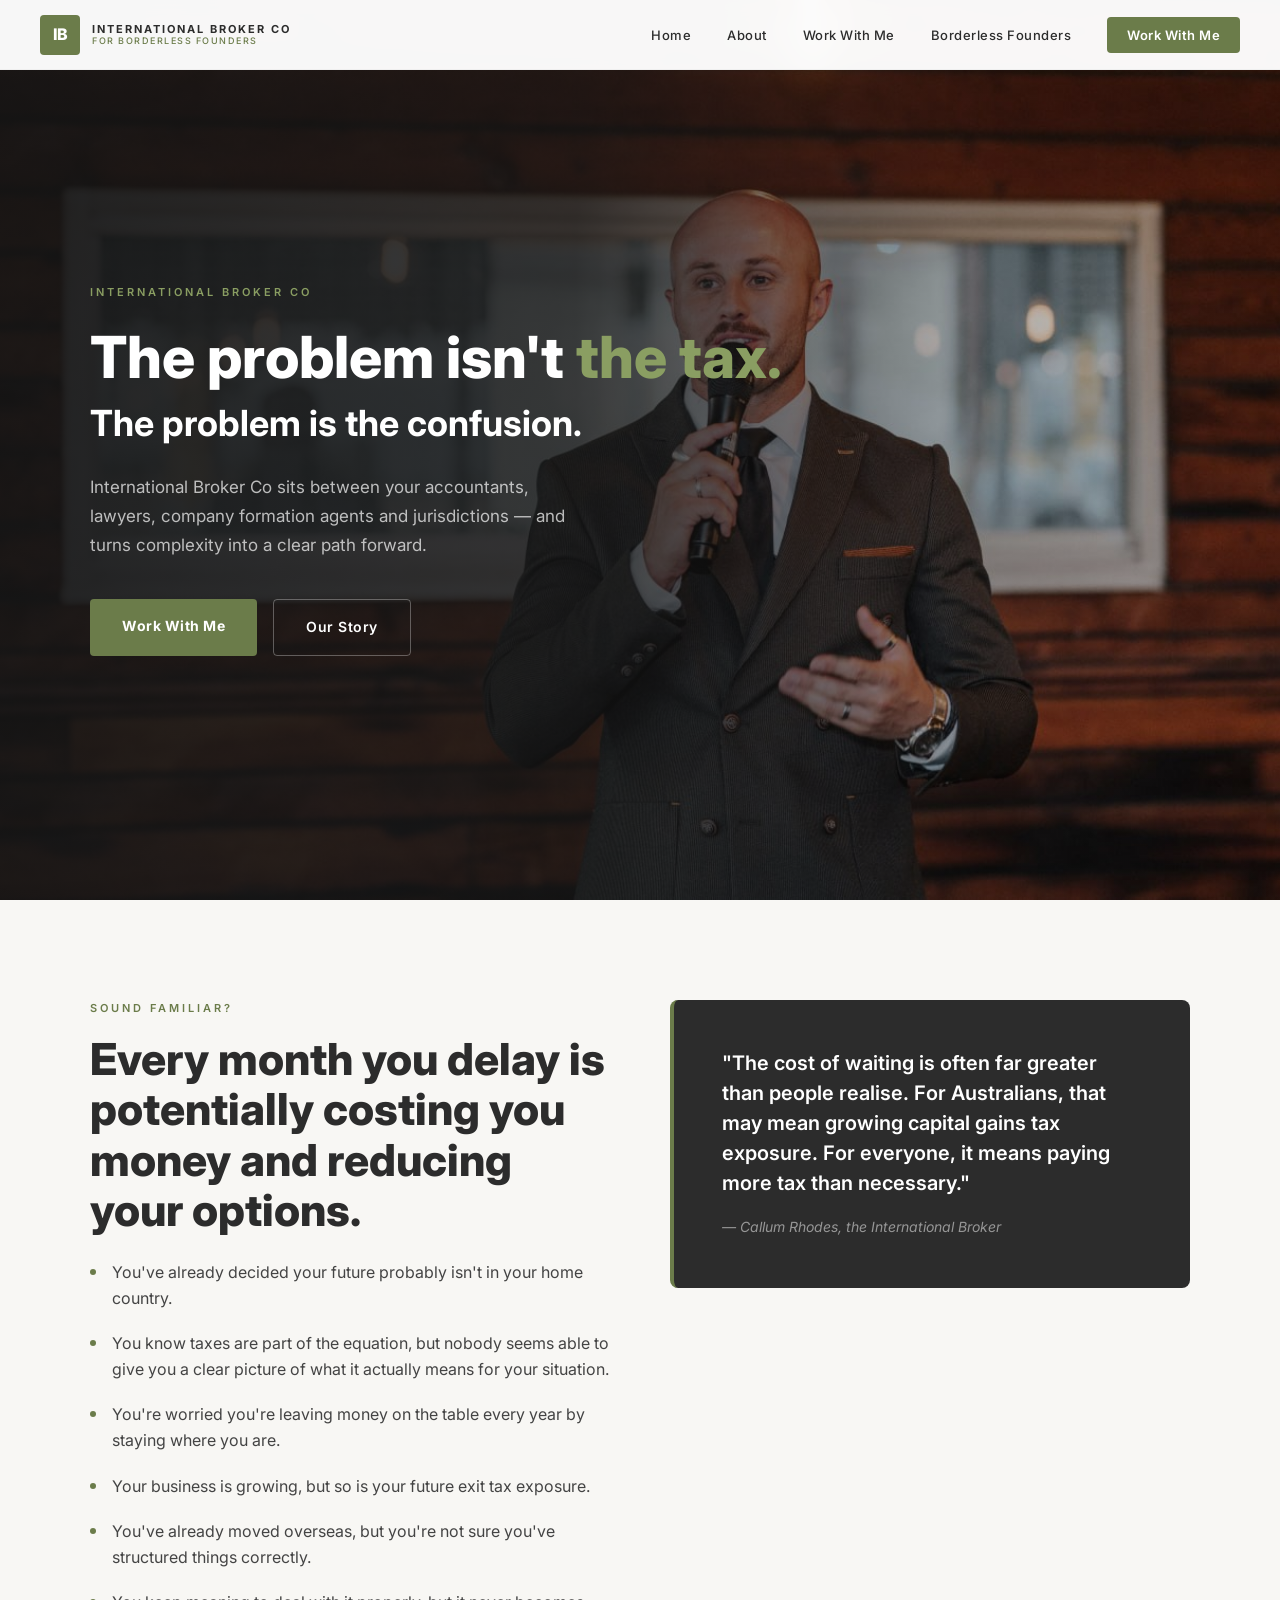
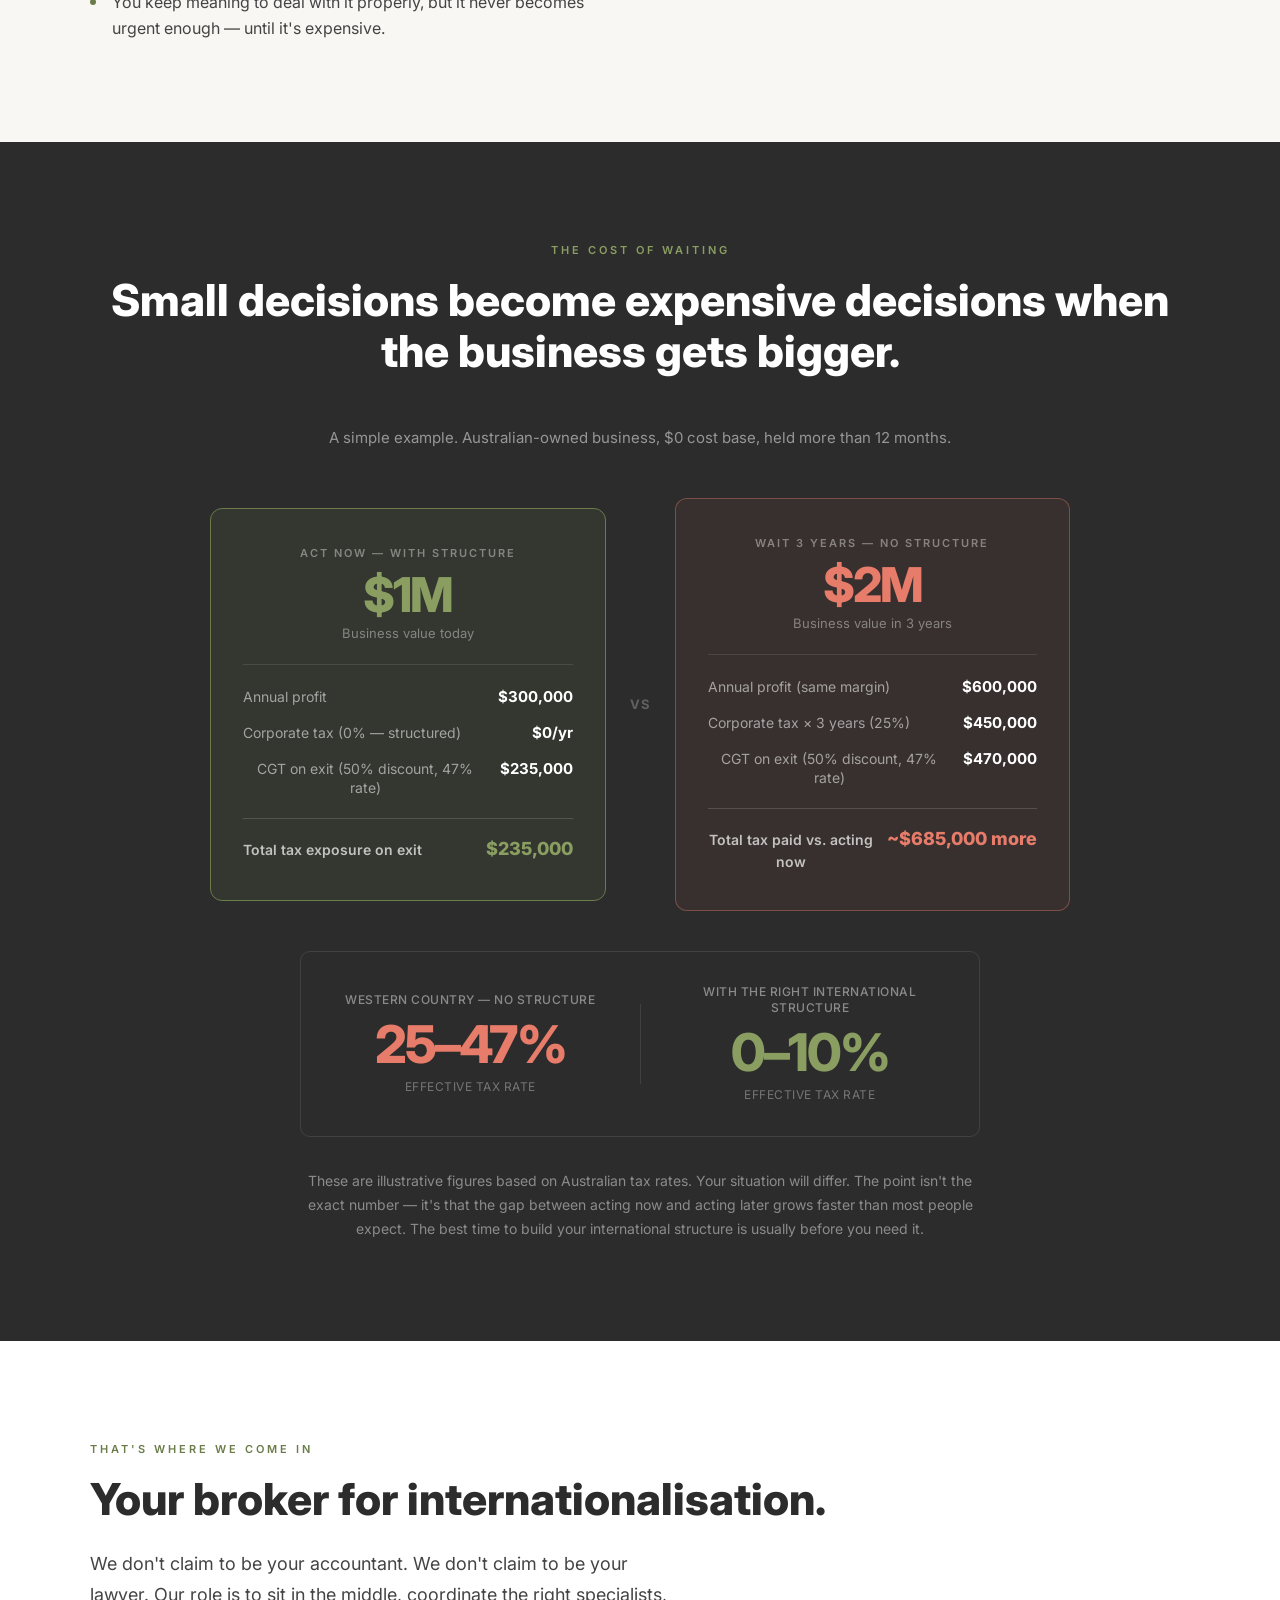
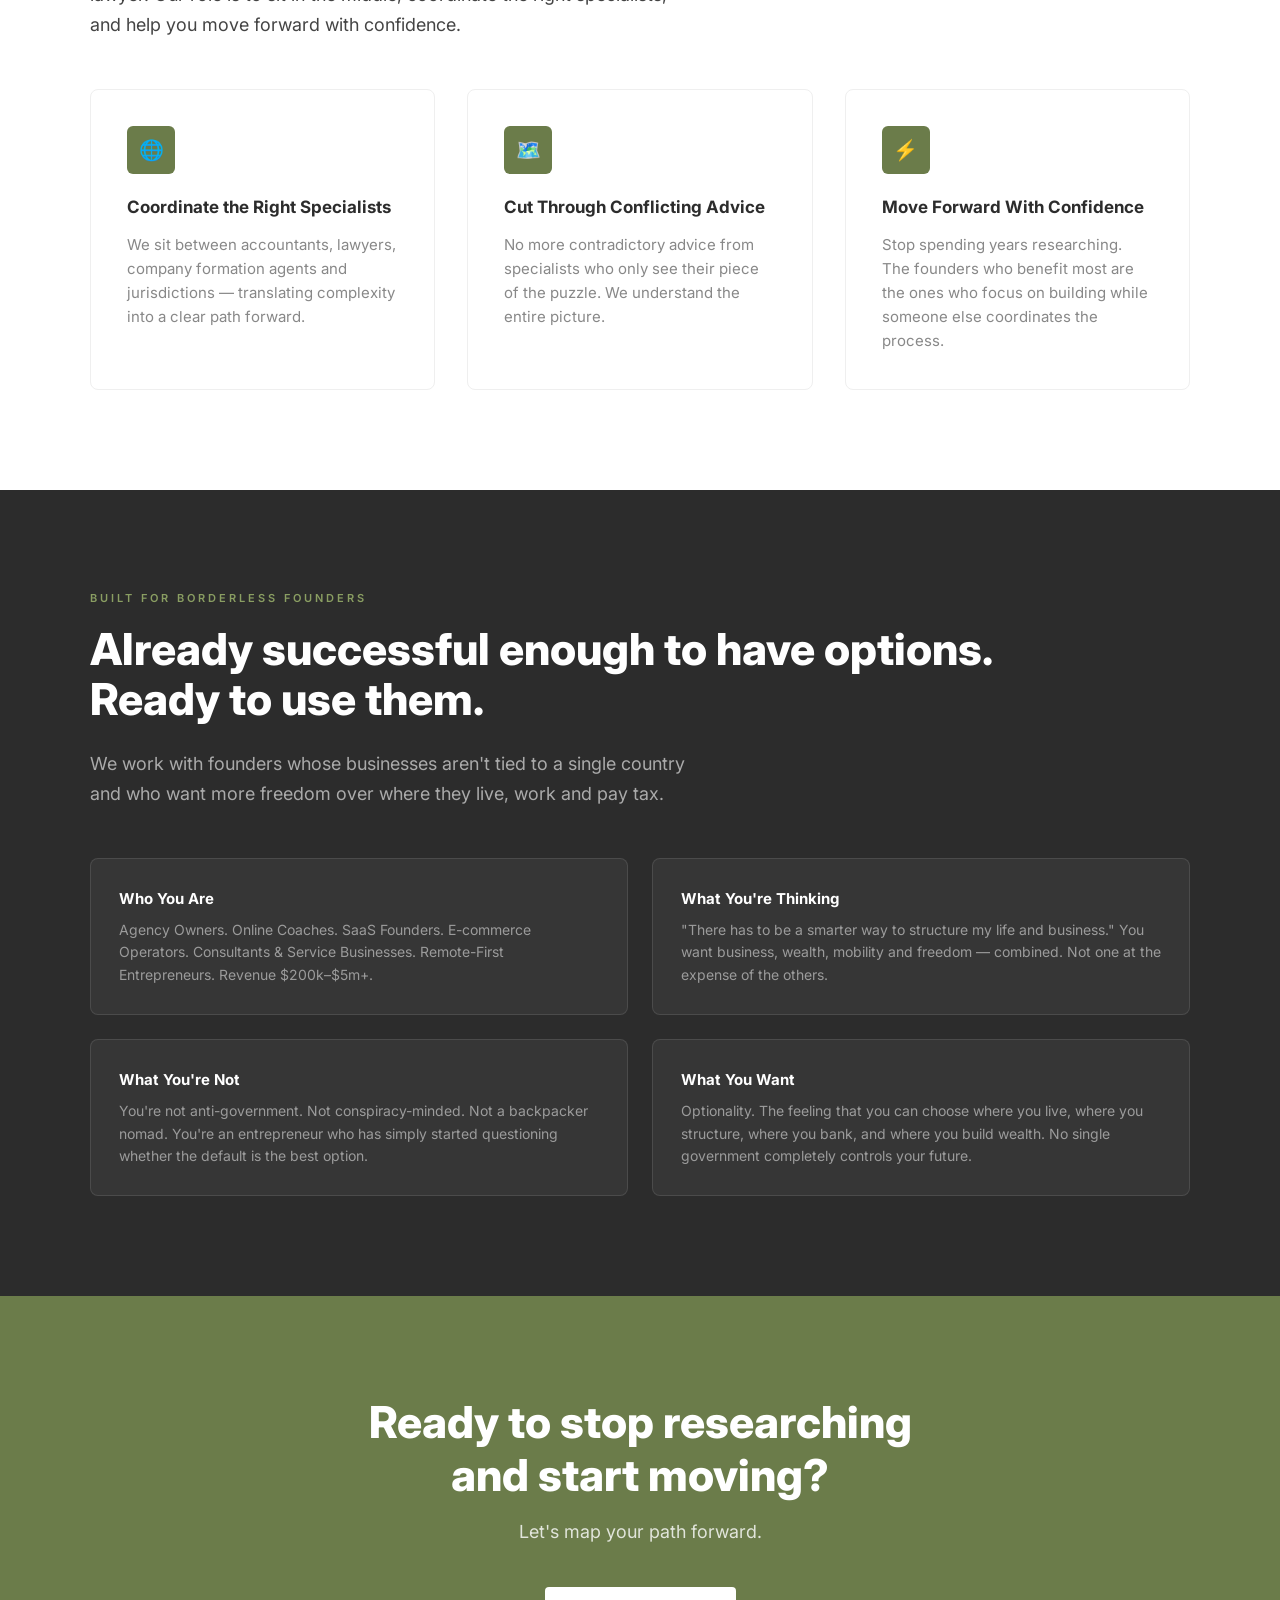
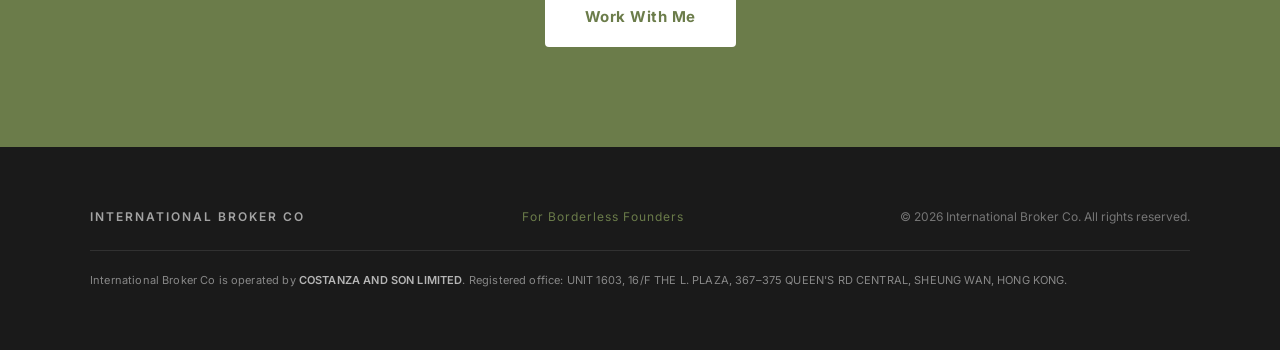
<file: index.html>
<!DOCTYPE html>
<html lang="en">
<head>
  <meta charset="UTF-8" />
  <meta name="viewport" content="width=device-width, initial-scale=1.0" />
  <title>International Broker Co — For Borderless Founders</title>
  <link rel="stylesheet" href="css/style.css" />
</head>
<body>

  <!-- NAV -->
  <nav>
    <a href="index.html" class="nav-logo">
      <div class="nav-monogram">IB</div>
      <div class="nav-brand">
        <span class="nav-brand-name">International Broker Co</span>
        <span class="nav-brand-tagline">For Borderless Founders</span>
      </div>
    </a>
    <ul class="nav-links">
      <li><a href="index.html">Home</a></li>
      <li><a href="about.html">About</a></li>
      <li><a href="workwithme.html">Work With Me</a></li>
      <li><a href="borderlessfounders.html">Borderless Founders</a></li>
      <li><a href="workwithme.html" class="cta-link">Work With Me</a></li>
    </ul>
  </nav>

  <!-- HERO -->
  <section class="hero">
    <div class="hero-bg">
      <img src="images/callum.jpg" alt="Callum Rhodes" class="hero-bg-photo" />
      <div class="hero-bg-overlay"></div>
    </div>
    <div class="hero-content">
      <div class="hero-text">
        <p class="hero-eyebrow">International Broker Co</p>
        <h1 class="hero-headline">The problem isn't <span>the tax.</span></h1>
        <h2 class="hero-subheadline">The problem is the confusion.</h2>
        <p class="hero-body">
          International Broker Co sits between your accountants, lawyers, company formation agents and jurisdictions — and turns complexity into a clear path forward.
        </p>
        <div class="hero-cta">
          <a href="workwithme.html" class="btn-primary">Work With Me</a>
          <a href="about.html" class="btn-secondary">Our Story</a>
        </div>
      </div>
    </div>
  </section>

  <!-- PROBLEM -->
  <section class="problem-section">
    <div class="container">
      <div class="problem-grid">
        <div>
          <p class="section-eyebrow">Sound familiar?</p>
          <h2 class="section-heading">Every month you delay is potentially costing you money and reducing your options.</h2>
          <ul class="problem-list">
            <li>You've already decided your future probably isn't in your home country.</li>
            <li>You know taxes are part of the equation, but nobody seems able to give you a clear picture of what it actually means for your situation.</li>
            <li>You're worried you're leaving money on the table every year by staying where you are.</li>
            <li>Your business is growing, but so is your future exit tax exposure.</li>
            <li>You've already moved overseas, but you're not sure you've structured things correctly.</li>
            <li>You keep meaning to deal with it properly, but it never becomes urgent enough — until it's expensive.</li>
          </ul>
        </div>
        <div class="problem-callout">
          <p>"The cost of waiting is often far greater than people realise. For Australians, that may mean growing capital gains tax exposure. For everyone, it means paying more tax than necessary."</p>
          <span>— Callum Rhodes, the International Broker</span>
        </div>
      </div>
    </div>
  </section>

  <!-- COST OF WAITING -->
  <section class="waiting-section">
    <div class="container">
      <p class="section-eyebrow">The cost of waiting</p>
      <h2 class="section-heading">Small decisions become expensive decisions when the business gets bigger.</h2>
      <p class="waiting-intro">A simple example. Australian-owned business, $0 cost base, held more than 12 months.</p>
      <div class="waiting-columns">

        <div class="waiting-card waiting-card--good">
          <div class="waiting-card-label">Act Now — With Structure</div>
          <div class="waiting-card-value">$1M</div>
          <div class="waiting-card-sub">Business value today</div>
          <div class="waiting-divider"></div>
          <div class="waiting-line">
            <span>Annual profit</span>
            <strong>$300,000</strong>
          </div>
          <div class="waiting-line">
            <span>Corporate tax (0% — structured)</span>
            <strong>$0/yr</strong>
          </div>
          <div class="waiting-line">
            <span>CGT on exit (50% discount, 47% rate)</span>
            <strong>$235,000</strong>
          </div>
          <div class="waiting-total waiting-total--good">
            <span>Total tax exposure on exit</span>
            <strong>$235,000</strong>
          </div>
        </div>

        <div class="waiting-vs">vs</div>

        <div class="waiting-card waiting-card--future">
          <div class="waiting-card-label">Wait 3 Years — No Structure</div>
          <div class="waiting-card-value">$2M</div>
          <div class="waiting-card-sub">Business value in 3 years</div>
          <div class="waiting-divider"></div>
          <div class="waiting-line">
            <span>Annual profit (same margin)</span>
            <strong>$600,000</strong>
          </div>
          <div class="waiting-line">
            <span>Corporate tax × 3 years (25%)</span>
            <strong>$450,000</strong>
          </div>
          <div class="waiting-line">
            <span>CGT on exit (50% discount, 47% rate)</span>
            <strong>$470,000</strong>
          </div>
          <div class="waiting-total waiting-total--highlight">
            <span>Total tax paid vs. acting now</span>
            <strong>~$685,000 more</strong>
          </div>
        </div>

      </div>
      <div class="waiting-zero-tax">
        <div class="waiting-zero-row">
          <div class="waiting-zero-item">
            <span class="waiting-zero-label">Western country — no structure</span>
            <span class="waiting-zero-rate">25–47%</span>
            <span class="waiting-zero-sub">Effective tax rate</span>
          </div>
          <div class="waiting-zero-divider"></div>
          <div class="waiting-zero-item">
            <span class="waiting-zero-label">With the right international structure</span>
            <span class="waiting-zero-rate waiting-zero-rate--low">0–10%</span>
            <span class="waiting-zero-sub">Effective tax rate</span>
          </div>
        </div>
      </div>
      <p class="waiting-note">These are illustrative figures based on Australian tax rates. Your situation will differ. The point isn't the exact number — it's that the gap between acting now and acting later grows faster than most people expect. The best time to build your international structure is usually before you need it.</p>
    </div>
  </section>

  <!-- SOLUTION -->
  <section class="solution-section">
    <div class="container">
      <p class="section-eyebrow">That's where we come in</p>
      <h2 class="section-heading">Your broker for internationalisation.</h2>
      <p class="section-subheading">We don't claim to be your accountant. We don't claim to be your lawyer. Our role is to sit in the middle, coordinate the right specialists, and help you move forward with confidence.</p>
      <div class="solution-grid">
        <div class="solution-card">
          <div class="solution-icon">🌐</div>
          <h3>Coordinate the Right Specialists</h3>
          <p>We sit between accountants, lawyers, company formation agents and jurisdictions — translating complexity into a clear path forward.</p>
        </div>
        <div class="solution-card">
          <div class="solution-icon">🗺️</div>
          <h3>Cut Through Conflicting Advice</h3>
          <p>No more contradictory advice from specialists who only see their piece of the puzzle. We understand the entire picture.</p>
        </div>
        <div class="solution-card">
          <div class="solution-icon">⚡</div>
          <h3>Move Forward With Confidence</h3>
          <p>Stop spending years researching. The founders who benefit most are the ones who focus on building while someone else coordinates the process.</p>
        </div>
      </div>
    </div>
  </section>

  <!-- WHO IT'S FOR -->
  <section class="for-section">
    <div class="container">
      <p class="section-eyebrow">Built for Borderless Founders</p>
      <h2 class="section-heading">Already successful enough to have options.<br>Ready to use them.</h2>
      <p class="section-subheading">We work with founders whose businesses aren't tied to a single country and who want more freedom over where they live, work and pay tax.</p>
      <div class="for-grid">
        <div class="for-card">
          <h3>Who You Are</h3>
          <p>Agency Owners. Online Coaches. SaaS Founders. E-commerce Operators. Consultants & Service Businesses. Remote-First Entrepreneurs. Revenue $200k–$5m+.</p>
        </div>
        <div class="for-card">
          <h3>What You're Thinking</h3>
          <p>"There has to be a smarter way to structure my life and business." You want business, wealth, mobility and freedom — combined. Not one at the expense of the others.</p>
        </div>
        <div class="for-card">
          <h3>What You're Not</h3>
          <p>You're not anti-government. Not conspiracy-minded. Not a backpacker nomad. You're an entrepreneur who has simply started questioning whether the default is the best option.</p>
        </div>
        <div class="for-card">
          <h3>What You Want</h3>
          <p>Optionality. The feeling that you can choose where you live, where you structure, where you bank, and where you build wealth. No single government completely controls your future.</p>
        </div>
      </div>
    </div>
  </section>

  <!-- CTA -->
  <section class="cta-section">
    <div class="container">
      <h2>Ready to stop researching<br>and start moving?</h2>
      <p>Let's map your path forward.</p>
      <a href="workwithme.html" class="btn-white">Work With Me</a>
    </div>
  </section>

  <!-- FOOTER -->
  <footer>
    <div class="footer-inner">
      <span class="footer-brand">International Broker Co</span>
      <span class="footer-tagline">For Borderless Founders</span>
      <span class="footer-copy">© 2026 International Broker Co. All rights reserved.</span>
      <div class="footer-legal">International Broker Co is operated by <strong>COSTANZA AND SON LIMITED</strong>. Registered office: UNIT 1603, 16/F THE L. PLAZA, 367–375 QUEEN'S RD CENTRAL, SHEUNG WAN, HONG KONG.</div>
    </div>
  </footer>

</body>
</html>
</file>
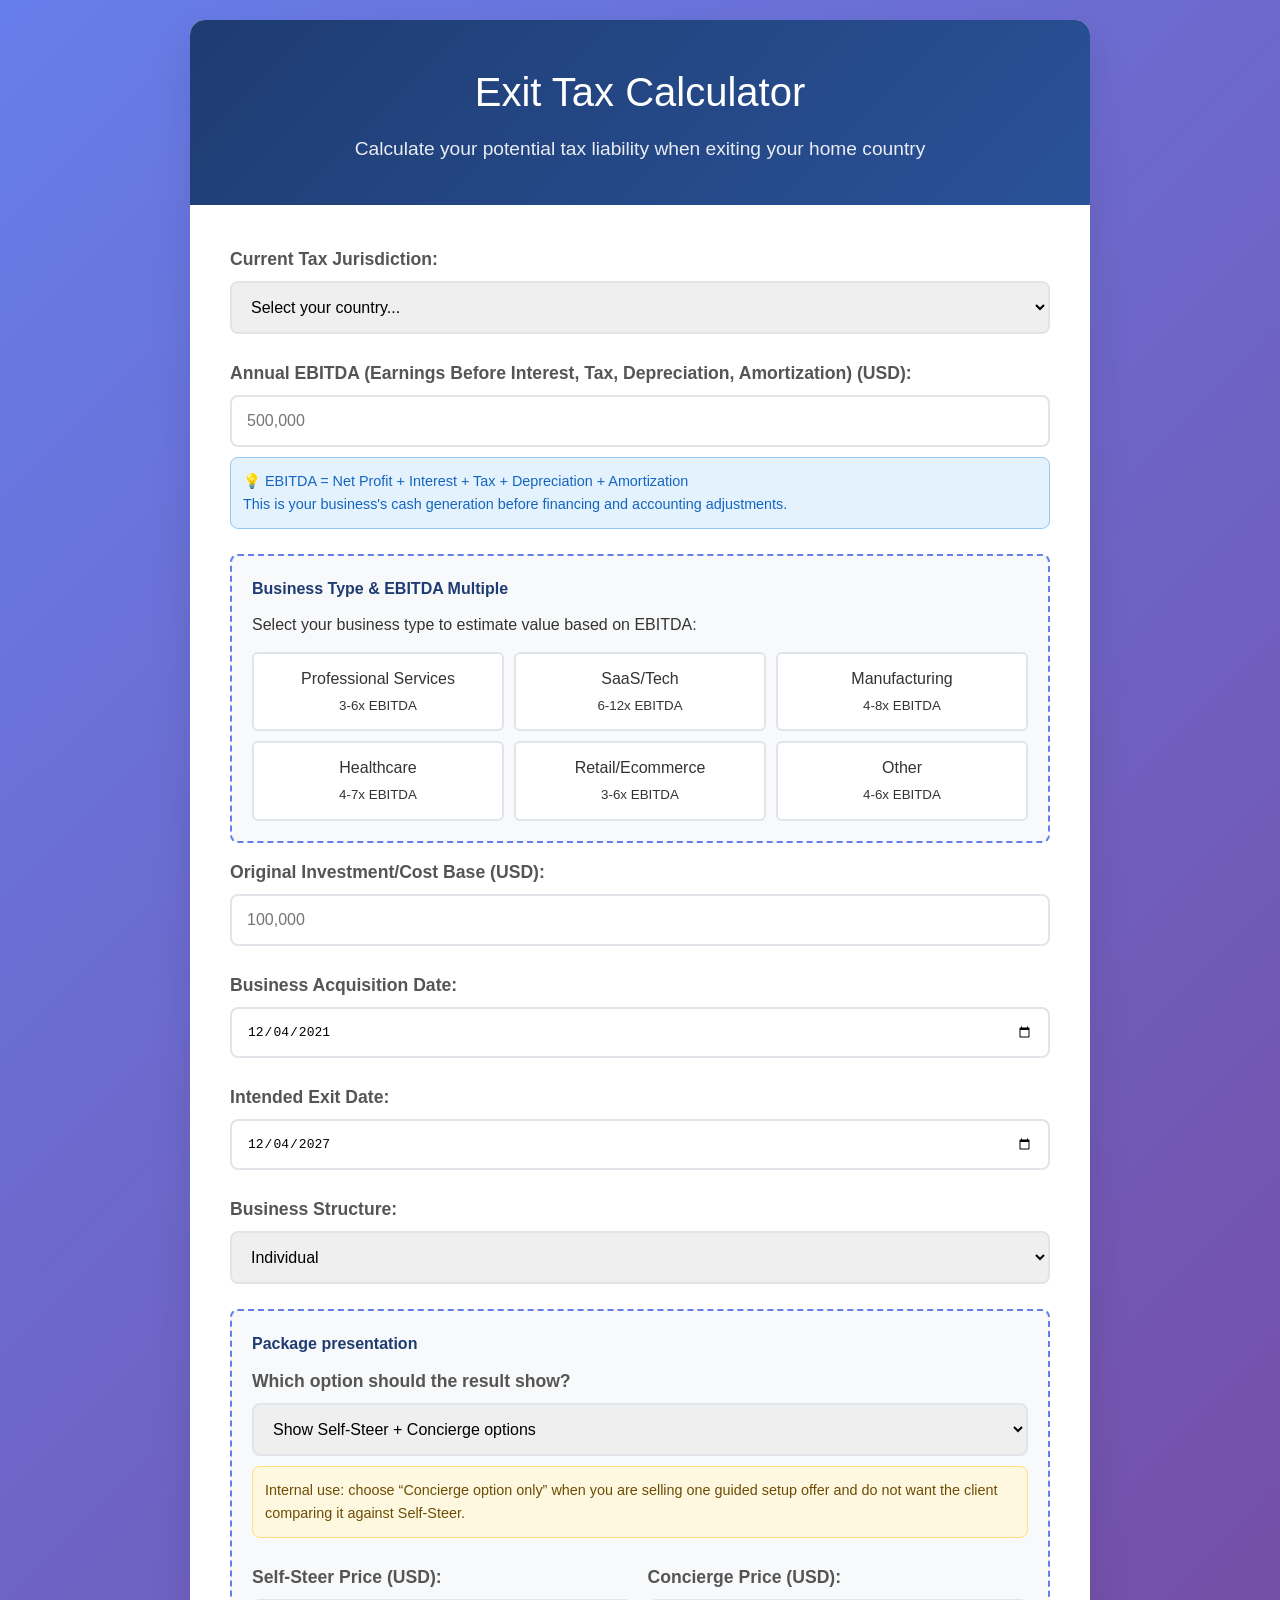
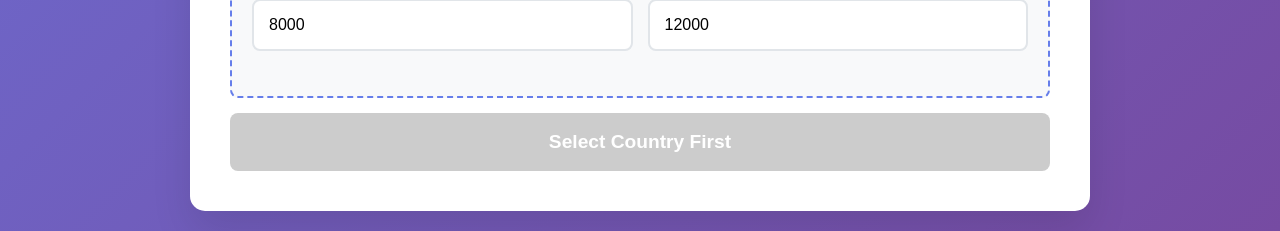
<file: calculator/index.html>
<!DOCTYPE html>
<html lang="en">
<head>
    <meta charset="UTF-8">
    <meta name="viewport" content="width=device-width, initial-scale=1.0">
    <title>Exit Tax Calculator</title>
    <style>
        * {
            margin: 0;
            padding: 0;
            box-sizing: border-box;
        }
        
        body {
            font-family: -apple-system, BlinkMacSystemFont, 'Segoe UI', Roboto, sans-serif;
            line-height: 1.6;
            color: #333;
            background: linear-gradient(135deg, #667eea 0%, #764ba2 100%);
            min-height: 100vh;
            padding: 20px;
        }
        
        .container {
            max-width: 900px;
            margin: 0 auto;
            background: white;
            border-radius: 15px;
            box-shadow: 0 20px 40px rgba(0,0,0,0.1);
            overflow: hidden;
        }
        
        .header {
            background: linear-gradient(135deg, #1e3c72 0%, #2a5298 100%);
            color: white;
            padding: 40px;
            text-align: center;
        }
        
        .header h1 {
            font-size: 2.5em;
            margin-bottom: 10px;
            font-weight: 300;
        }
        
        .header p {
            font-size: 1.2em;
            opacity: 0.9;
        }
        
        .form-container {
            padding: 40px;
        }
        
        .form-group {
            margin-bottom: 25px;
        }
        
        label {
            display: block;
            margin-bottom: 8px;
            font-weight: 600;
            color: #555;
            font-size: 1.1em;
        }
        
        input, select {
            width: 100%;
            padding: 15px;
            border: 2px solid #e1e5e9;
            border-radius: 8px;
            font-size: 1em;
            transition: border-color 0.3s ease;
        }
        
        input:focus, select:focus {
            outline: none;
            border-color: #667eea;
            box-shadow: 0 0 0 3px rgba(102, 126, 234, 0.1);
        }
        
        .valuation-helper {
            background: #f8f9fa;
            border: 2px dashed #667eea;
            border-radius: 8px;
            padding: 20px;
            margin: 15px 0;
        }
        
        .valuation-helper h4 {
            color: #1e3c72;
            margin-bottom: 10px;
        }
        
        .multiple-selector {
            display: grid;
            grid-template-columns: repeat(auto-fit, minmax(200px, 1fr));
            gap: 10px;
            margin-top: 15px;
        }
        
        .multiple-option {
            background: white;
            border: 2px solid #e1e5e9;
            border-radius: 6px;
            padding: 12px;
            cursor: pointer;
            transition: all 0.3s ease;
            text-align: center;
        }
        
        .multiple-option:hover {
            border-color: #667eea;
            background: #f0f4ff;
        }
        
        .multiple-option.selected {
            border-color: #667eea;
            background: #667eea;
            color: white;
        }
        
        .estimated-value {
            background: #e8f5e8;
            border: 2px solid #4caf50;
            border-radius: 8px;
            padding: 15px;
            margin-top: 15px;
            text-align: center;
            font-size: 1.2em;
            font-weight: 600;
            color: #2e7d32;
        }
        
        .jurisdiction-specific {
            background: #f8f9fa;
            border-radius: 8px;
            padding: 20px;
            margin-top: 15px;
            border-left: 4px solid #667eea;
        }
        
        .calculate-btn {
            width: 100%;
            background: linear-gradient(135deg, #667eea 0%, #764ba2 100%);
            color: white;
            border: none;
            padding: 18px;
            font-size: 1.2em;
            font-weight: 600;
            border-radius: 8px;
            cursor: pointer;
            transition: transform 0.2s ease, box-shadow 0.2s ease;
        }
        
        .calculate-btn:hover {
            transform: translateY(-2px);
            box-shadow: 0 10px 25px rgba(102, 126, 234, 0.3);
        }
        
        .calculate-btn:disabled {
            background: #ccc;
            cursor: not-allowed;
            transform: none;
            box-shadow: none;
        }
        
        .results {
            background: #f8f9fa;
            border-radius: 10px;
            padding: 30px;
            margin-top: 30px;
            border: 1px solid #e1e5e9;
        }
        
        .results h2 {
            color: #1e3c72;
            margin-bottom: 20px;
            font-size: 1.8em;
        }
        
        .calculation-detail {
            background: white;
            padding: 20px;
            border-radius: 8px;
            margin-bottom: 20px;
            border-left: 4px solid #2a5298;
        }
        
        .savings {
            background: linear-gradient(135deg, #11998e 0%, #38ef7d 100%);
            color: white;
            padding: 20px;
            border-radius: 8px;
            text-align: center;
            font-size: 1.3em;
            font-weight: 600;
            margin: 20px 0;
        }
        
        .urgency {
            background: linear-gradient(135deg, #ff416c 0%, #ff4b2b 100%);
            color: white;
            padding: 20px;
            border-radius: 8px;
            margin-top: 20px;
            font-weight: 600;
        }
        
        .service-fee {
            background: #1e3c72;
            color: white;
            padding: 15px;
            border-radius: 8px;
            text-align: center;
            font-size: 1.1em;
            margin: 15px 0;
        }

        .price-grid {
            display: grid;
            grid-template-columns: repeat(auto-fit, minmax(220px, 1fr));
            gap: 15px;
        }

        .internal-note {
            background: #fff8e1;
            border: 1px solid #ffe082;
            border-radius: 8px;
            padding: 12px;
            margin-top: 10px;
            color: #6d4c00;
            font-size: 0.9em;
        }

        .package-recommendation {
            background: white;
            border: 1px solid #d9e2ff;
            border-radius: 10px;
            padding: 22px;
            margin: 18px 0;
        }

        .package-recommendation h3 {
            color: #1e3c72;
            margin-bottom: 12px;
        }

        .package-card {
            border: 2px solid #e1e5e9;
            border-radius: 10px;
            padding: 18px;
            margin-top: 12px;
        }

        .package-card.primary {
            border-color: #667eea;
            background: #f0f4ff;
        }

        .package-card h4 {
            color: #1e3c72;
            margin-bottom: 6px;
        }

        .package-price {
            font-size: 1.35em;
            font-weight: 800;
            color: #11998e;
            margin-bottom: 8px;
        }

        .fact-find-cta {
            display: none;
            margin-top: 24px;
            padding: 24px;
            border-radius: 10px;
            background: #f0f4ff;
            border: 2px solid #667eea;
            text-align: center;
        }

        .fact-find-cta h3 {
            color: #1e3c72;
            margin-bottom: 8px;
        }

        .fact-find-cta p {
            color: #555;
            margin-bottom: 16px;
        }

        .fact-find-link {
            display: inline-block;
            background: linear-gradient(135deg, #1e3c72 0%, #2a5298 100%);
            color: white;
            text-decoration: none;
            padding: 14px 22px;
            border-radius: 8px;
            font-weight: 700;
        }
        
        .currency-note {
            background: #fff3cd;
            border: 1px solid #ffeaa7;
            border-radius: 8px;
            padding: 12px;
            margin-bottom: 20px;
            color: #856404;
            text-align: center;
        }
        
        .ebitda-note {
            background: #e3f2fd;
            border: 1px solid #90caf9;
            border-radius: 8px;
            padding: 12px;
            margin-top: 10px;
            color: #1565c0;
            font-size: 0.9em;
        }
        
        @media (max-width: 768px) {
            .container {
                margin: 10px;
                border-radius: 10px;
            }
            
            .header {
                padding: 30px 20px;
            }
            
            .header h1 {
                font-size: 2em;
            }
            
            .form-container {
                padding: 30px 20px;
            }
            
            .multiple-selector {
                grid-template-columns: 1fr;
            }
        }
    </style>
</head>
<body>
    <div class="container">
        <div class="header">
            <h1>Exit Tax Calculator</h1>
            <p>Calculate your potential tax liability when exiting your home country</p>
        </div>
        
        <div class="form-container">
            <form id="exitTaxForm">
                <div class="form-group">
                    <label>Current Tax Jurisdiction:</label>
                    <select id="jurisdiction" onchange="updateCurrency()">
                        <option value="">Select your country...</option>
                        <option value="australia">Australia</option>
                        <option value="uk">United Kingdom</option>
                        <option value="canada">Canada</option>
                    </select>
                </div>
                
                <div id="currencyNote" class="currency-note" style="display:none;"></div>

                <div class="form-group">
                    <label>Annual EBITDA (Earnings Before Interest, Tax, Depreciation, Amortization) <span id="currencyLabel">(USD)</span>:</label>
                    <input type="number" id="ebitda" placeholder="500,000" onchange="calculateEstimatedValue()">
                    <div class="ebitda-note">
                        💡 EBITDA = Net Profit + Interest + Tax + Depreciation + Amortization<br>
                        This is your business's cash generation before financing and accounting adjustments.
                    </div>
                </div>
                
                <div class="valuation-helper">
                    <h4>Business Type & EBITDA Multiple</h4>
                    <p>Select your business type to estimate value based on EBITDA:</p>
                    
                    <div class="multiple-selector">
                        <div class="multiple-option" onclick="selectMultiple(4, 'Professional Services')" data-multiple="4">
                            <div>Professional Services</div>
                            <small>3-6x EBITDA</small>
                        </div>
                        <div class="multiple-option" onclick="selectMultiple(8, 'SaaS/Tech')" data-multiple="8">
                            <div>SaaS/Tech</div>
                            <small>6-12x EBITDA</small>
                        </div>
                        <div class="multiple-option" onclick="selectMultiple(6, 'Manufacturing')" data-multiple="6">
                            <div>Manufacturing</div>
                            <small>4-8x EBITDA</small>
                        </div>
                        <div class="multiple-option" onclick="selectMultiple(5, 'Healthcare')" data-multiple="5">
                            <div>Healthcare</div>
                            <small>4-7x EBITDA</small>
                        </div>
                        <div class="multiple-option" onclick="selectMultiple(4, 'Retail/Ecommerce')" data-multiple="4">
                            <div>Retail/Ecommerce</div>
                            <small>3-6x EBITDA</small>
                        </div>
                        <div class="multiple-option" onclick="selectMultiple(5, 'Other')" data-multiple="5">
                            <div>Other</div>
                            <small>4-6x EBITDA</small>
                        </div>
                    </div>
                    
                    <div id="estimatedValue" class="estimated-value" style="display:none;"></div>
                </div>

                <div class="form-group">
                    <label>Original Investment/Cost Base <span id="costCurrencyLabel">(USD)</span>:</label>
                    <input type="number" id="costBase" placeholder="100,000">
                </div>

                <div class="form-group">
                    <label>Business Acquisition Date:</label>
                    <input type="date" id="acquisitionDate">
                </div>

                <div class="form-group">
                    <label>Intended Exit Date:</label>
                    <input type="date" id="exitDate">
                </div>

                <div class="form-group">
                    <label>Business Structure:</label>
                    <select id="structure">
                        <option value="individual">Individual</option>
                        <option value="company">Company</option>
                        <option value="trust">Trust/Partnership</option>
                    </select>
                </div>

                <div class="valuation-helper">
                    <h4>Package presentation</h4>
                    <div class="form-group">
                        <label>Which option should the result show?</label>
                        <select id="packageMode" onchange="updateServiceFeeDisplay()">
                            <option value="both">Show Self-Steer + Concierge options</option>
                            <option value="concierge_only">Show Concierge option only</option>
                        </select>
                        <div class="internal-note">
                            Internal use: choose “Concierge option only” when you are selling one guided setup offer and do not want the client comparing it against Self-Steer.
                        </div>
                    </div>
                    <div class="price-grid">
                        <div class="form-group">
                            <label>Self-Steer Price <span class="priceCurrencyLabel">(USD)</span>:</label>
                            <input type="number" id="selfSteerPrice" value="8000" min="0" step="500" onchange="updateServiceFeeDisplay()">
                        </div>
                        <div class="form-group">
                            <label>Concierge Price <span class="priceCurrencyLabel">(USD)</span>:</label>
                            <input type="number" id="conciergePrice" value="12000" min="0" step="500" onchange="updateServiceFeeDisplay()">
                        </div>
                    </div>
                </div>

                <!-- Australia specific -->
                <div id="australiaFields" class="jurisdiction-specific" style="display:none;">
                    <h3 style="margin-bottom: 15px; color: #1e3c72;">Australia-Specific Questions</h3>
                    <div class="form-group">
                        <label>Family trust with income splitting arrangements?</label>
                        <select id="familyTrust">
                            <option value="no">No</option>
                            <option value="yes">Yes</option>
                        </select>
                    </div>
                </div>

                <!-- UK specific -->
                <div id="ukFields" class="jurisdiction-specific" style="display:none;">
                    <h3 style="margin-bottom: 15px; color: #1e3c72;">UK-Specific Questions</h3>
                    <div class="form-group">
                        <label>Business Asset Disposal Relief eligible?</label>
                        <select id="badr">
                            <option value="no">No</option>
                            <option value="yes">Yes</option>
                        </select>
                    </div>
                    <div class="form-group">
                        <label>Do you plan to return to UK within 5 years?</label>
                        <select id="returnPlan">
                            <option value="no">No</option>
                            <option value="yes">Yes</option>
                        </select>
                    </div>
                </div>

                <!-- Canada specific -->
                <div id="canadaFields" class="jurisdiction-specific" style="display:none;">
                    <h3 style="margin-bottom: 15px; color: #1e3c72;">Canada-Specific Questions</h3>
                    <div class="form-group">
                        <label>Qualified Small Business Corporation shares?</label>
                        <select id="qsbc">
                            <option value="no">No</option>
                            <option value="yes">Yes</option>
                        </select>
                    </div>
                </div>

                <button type="button" class="calculate-btn" onclick="calculateTax()" id="calculateBtn" disabled>Select Country First</button>
            </form>

            <div id="results" style="display:none;" class="results">
                <h2>Exit Tax Calculation Results</h2>
                <div id="calculation" class="calculation-detail"></div>
                <div class="service-fee" id="serviceFee">Recommended package fee: $8,000 USD</div>
                <div id="packageRecommendation" class="package-recommendation"></div>
                <div id="savings" class="savings"></div>
                <div id="urgency"></div>
                <div id="factFindCta" class="fact-find-cta">
                    <h3>Ready to continue?</h3>
                    <p>Send these calculator inputs into the client fact-find so you do not need to re-enter the business and exit-tax details.</p>
                    <a id="factFindLink" class="fact-find-link" href="../fact-find.html">Continue to pre-filled fact find →</a>
                </div>
            </div>
        </div>
    </div>

    <script>
        let selectedMultiple = 0;
        let selectedBusinessType = '';
        let currentCurrency = 'USD';
        let currentCurrencySymbol = '$';
        
        const exchangeRates = {
            'USD': 1,
            'AUD': 0.65,  // 1 AUD = 0.65 USD
            'GBP': 1.25,  // 1 GBP = 1.25 USD  
            'CAD': 0.72   // 1 CAD = 0.72 USD
        };
        
        const currencySymbols = {
            'USD': '$',
            'AUD': 'A$',
            'GBP': '£',
            'CAD': 'C$'
        };

        function updateCurrency() {
            const jurisdiction = document.getElementById('jurisdiction').value;
            const currencyNote = document.getElementById('currencyNote');
            const calculateBtn = document.getElementById('calculateBtn');
            
            // Hide all jurisdiction-specific fields
            document.getElementById('australiaFields').style.display = 'none';
            document.getElementById('ukFields').style.display = 'none';
            document.getElementById('canadaFields').style.display = 'none';
            
            if (jurisdiction === 'australia') {
                currentCurrency = 'AUD';
                currentCurrencySymbol = 'A$';
                document.getElementById('australiaFields').style.display = 'block';
                currencyNote.innerHTML = '💰 All amounts shown in Australian Dollars (AUD)';
                currencyNote.style.display = 'block';
                calculateBtn.disabled = false;
                calculateBtn.innerHTML = 'Calculate Exit Tax';
            } else if (jurisdiction === 'uk') {
                currentCurrency = 'GBP';
                currentCurrencySymbol = '£';
                document.getElementById('ukFields').style.display = 'block';
                currencyNote.innerHTML = '💰 All amounts shown in British Pounds (GBP)';
                currencyNote.style.display = 'block';
                calculateBtn.disabled = false;
                calculateBtn.innerHTML = 'Calculate Exit Tax';
            } else if (jurisdiction === 'canada') {
                currentCurrency = 'CAD';
                currentCurrencySymbol = 'C$';
                document.getElementById('canadaFields').style.display = 'block';
                currencyNote.innerHTML = '💰 All amounts shown in Canadian Dollars (CAD)';
                currencyNote.style.display = 'block';
                calculateBtn.disabled = false;
                calculateBtn.innerHTML = 'Calculate Exit Tax';
            } else {
                currentCurrency = 'USD';
                currentCurrencySymbol = '$';
                currencyNote.style.display = 'none';
                calculateBtn.disabled = true;
                calculateBtn.innerHTML = 'Select Country First';
            }
            
            // Update currency labels
            document.getElementById('currencyLabel').textContent = `(${currentCurrency})`;
            document.getElementById('costCurrencyLabel').textContent = `(${currentCurrency})`;
            document.querySelectorAll('.priceCurrencyLabel').forEach(label => {
                label.textContent = `(${currentCurrency})`;
            });
            
            // Recalculate estimated value if we have data
            calculateEstimatedValue();
            
            // Update service fee display
            updateServiceFeeDisplay();
        }

        function selectMultiple(multiple, businessType) {
            selectedMultiple = multiple;
            selectedBusinessType = businessType;
            
            // Update visual selection
            document.querySelectorAll('.multiple-option').forEach(el => {
                el.classList.remove('selected');
            });
            
            event.target.closest('.multiple-option').classList.add('selected');
            
            // Recalculate estimated value
            calculateEstimatedValue();
        }

        function calculateEstimatedValue() {
            const ebitda = parseFloat(document.getElementById('ebitda').value) || 0;
            const estimatedValueDiv = document.getElementById('estimatedValue');
            
            if (ebitda > 0 && selectedMultiple > 0) {
                const estimatedValue = ebitda * selectedMultiple;
                estimatedValueDiv.innerHTML = `Estimated ${selectedBusinessType} Value: ${formatCurrency(estimatedValue, currentCurrency)}<br><small>(${formatCurrency(ebitda, currentCurrency)} EBITDA × ${selectedMultiple}x multiple)</small>`;
                estimatedValueDiv.style.display = 'block';
            } else {
                estimatedValueDiv.style.display = 'none';
            }
        }
        
        function parseMoneyInput(id, fallback) {
            const value = parseFloat(document.getElementById(id).value);
            return Number.isFinite(value) && value >= 0 ? value : fallback;
        }

        function getPackagePrices() {
            return {
                selfSteer: parseMoneyInput('selfSteerPrice', 8000),
                concierge: parseMoneyInput('conciergePrice', 12000)
            };
        }

        function getPackageMode() {
            return document.getElementById('packageMode').value;
        }

        function getSelectedPackageFee() {
            const prices = getPackagePrices();
            return getPackageMode() === 'concierge_only' ? prices.concierge : prices.selfSteer;
        }

        function updateServiceFeeDisplay() {
            const serviceFeeDiv = document.getElementById('serviceFee');
            const prices = getPackagePrices();
            const packageMode = getPackageMode();
            const selectedPackageFee = getSelectedPackageFee();
            if (packageMode === 'concierge_only') {
                serviceFeeDiv.innerHTML = `Recommended package fee: ${formatCurrency(selectedPackageFee, currentCurrency)} <span style="opacity:0.85;">(Concierge guided setup)</span>`;
            } else {
                serviceFeeDiv.innerHTML = `Recommended package fee: ${formatCurrency(selectedPackageFee, currentCurrency)} <span style="opacity:0.85;">(Self-Steer)</span> · Concierge: ${formatCurrency(prices.concierge, currentCurrency)}`;
            }
        }

        function buildPackageRecommendation() {
            const prices = getPackagePrices();
            const packageMode = getPackageMode();

            if (packageMode === 'concierge_only') {
                return `
                    <h3>Recommended package: Concierge guided setup</h3>
                    <div class="package-card primary">
                        <h4>Concierge guided setup</h4>
                        <div class="package-price">${formatCurrency(prices.concierge, currentCurrency)}</div>
                        <p>We hold your hand through establishing the companies with you: structure confirmation, setup roadmap, provider coordination, document preparation guidance, banking/payment sequencing and implementation check-ins.</p>
                        <ul>
                            <li>High-touch implementation support</li>
                            <li>Provider coordination</li>
                            <li>Co-ordinate with your current home accountant</li>
                            <li>Payment provider set ups</li>
                            <li>Assist with guiding on intercompany / transfer pricing arrangements</li>
                            <li>${document.getElementById('jurisdiction').value === 'indonesia' ? 'Assist with local services such as insurance, license and visa' : 'Banking/payment sequencing and regular setup check-ins'}</li>
                        </ul>
                    </div>
                `;
            }

            return `
                <h3>Recommended packages</h3>
                <div class="package-card primary">
                    <h4>Self-Steer</h4>
                    <div class="package-price">${formatCurrency(prices.selfSteer, currentCurrency)}</div>
                    <p>Best fit for founder-led implementation: we give them the structure, roadmap, introductions, documents and checkpoints so they can establish the companies correctly without paying for unnecessary hand-holding.</p>
                </div>
                <div class="package-card">
                    <h4>Concierge guided setup</h4>
                    <div class="package-price">${formatCurrency(prices.concierge, currentCurrency)}</div>
                    <p>For clients who need more support: we hold their hand through the same establishment process with tighter coordination and implementation check-ins.</p>
                </div>
            `;
        }

        function formatCurrency(amount, currency = currentCurrency) {
            const symbol = currencySymbols[currency] || '$';
            const formatted = new Intl.NumberFormat('en-US', {
                minimumFractionDigits: 0,
                maximumFractionDigits: 0,
            }).format(amount);
            return `${symbol}${formatted}`;
        }

        function convertToUSD(amount, fromCurrency) {
            return amount * exchangeRates[fromCurrency];
        }

        function convertFromUSD(amount, toCurrency) {
            return amount / exchangeRates[toCurrency];
        }

        function base64UrlEncode(obj) {
            const json = JSON.stringify(obj);
            const utf8 = encodeURIComponent(json).replace(/%([0-9A-F]{2})/g, (_, p1) => String.fromCharCode('0x' + p1));
            return btoa(utf8).replace(/\+/g, '-').replace(/\//g, '_').replace(/=+$/g, '');
        }

        function cleanNumber(value) {
            return Math.round(Number(value) || 0).toString();
        }

        function jurisdictionToFactFindCountry(jurisdiction) {
            return { australia: 'Australia', uk: 'United Kingdom', canada: 'Canada' }[jurisdiction] || '';
        }

        function jurisdictionToBusinessLocation(jurisdiction) {
            return { australia: 'AU', uk: 'GB', canada: 'CA' }[jurisdiction] || '';
        }

        function structureToFactFind(structure) {
            return { individual: 'Sole Trader', company: 'Company / Pty Ltd / Ltd', trust: 'Trust' }[structure] || '';
        }

        function buildFactFindPayload(result) {
            const jurisdiction = document.getElementById('jurisdiction').value;
            const ebitda = parseFloat(document.getElementById('ebitda').value) || 0;
            const costBase = parseFloat(document.getElementById('costBase').value) || 0;
            const structure = document.getElementById('structure').value;
            const acquisitionDate = document.getElementById('acquisitionDate').value;
            const exitDate = document.getElementById('exitDate').value;
            const country = jurisdictionToFactFindCountry(jurisdiction);
            const businessType = selectedBusinessType || 'General';
            const multiple = selectedMultiple || 5;
            const businessValue = result && result.businessValue ? result.businessValue : ebitda * multiple;
            const capitalGain = result && result.capitalGain ? result.capitalGain : Math.max(0, businessValue - costBase);
            const exitTax = result && result.exitTax ? result.exitTax : 0;
            const prices = getPackagePrices();
            const packageMode = getPackageMode();
            const selectedPackageFee = getSelectedPackageFee();
            const selectedPackageName = packageMode === 'concierge_only' ? 'Concierge guided setup' : 'Self-Steer';

            return {
                source: 'exit_tax_calculator',
                tax_residency: country,
                business_location: jurisdictionToBusinessLocation(jurisdiction),
                business_structure: structureToFactFind(structure),
                profit: cleanNumber(ebitda),
                business_value: cleanNumber(businessValue),
                future_value: cleanNumber(businessValue),
                cost_base: cleanNumber(costBase),
                cgt_aware: exitTax > 0 ? 'yes' : 'no',
                cgt_exposure: cleanNumber(exitTax),
                business_valued: 'yes',
                goals: ['reduce_ongoing_tax', 'exit_planning', 'relocate', 'structure'],
                additional_notes: [
                    'Imported from International Broker Co exit tax calculator.',
                    `Calculator jurisdiction: ${country || jurisdiction}`,
                    `Annual EBITDA entered: ${formatCurrency(ebitda)}`,
                    `Business type / multiple: ${businessType} ${multiple}x`,
                    `Estimated business value: ${formatCurrency(businessValue)}`,
                    `Original cost base: ${formatCurrency(costBase)}`,
                    `Estimated capital gain: ${formatCurrency(capitalGain)}`,
                    `Estimated exit tax: ${formatCurrency(exitTax)}`,
                    `Recommended package mode: ${packageMode === 'concierge_only' ? 'Concierge only' : 'Self-Steer + Concierge'}`,
                    `Selected package fee: ${selectedPackageName} ${formatCurrency(selectedPackageFee)}`,
                    `Self-Steer price: ${formatCurrency(prices.selfSteer)}`,
                    `Concierge price: ${formatCurrency(prices.concierge)}`,
                    acquisitionDate ? `Business acquisition date: ${acquisitionDate}` : null,
                    exitDate ? `Intended exit date: ${exitDate}` : null,
                    'Please confirm all figures before relying on this fact-find.'
                ].filter(Boolean).join('\n')
            };
        }

        function updateFactFindLink(result) {
            const payload = buildFactFindPayload(result);
            const encoded = base64UrlEncode(payload);
            const link = document.getElementById('factFindLink');
            link.href = `../fact-find.html?prefill=${encoded}`;
            document.getElementById('factFindCta').style.display = 'block';
        }

        function calculateTax() {
            const jurisdiction = document.getElementById('jurisdiction').value;
            const ebitda = parseFloat(document.getElementById('ebitda').value) || 0;
            const costBase = parseFloat(document.getElementById('costBase').value) || 0;
            const exitDate = new Date(document.getElementById('exitDate').value);
            const structure = document.getElementById('structure').value;
            
            if (!jurisdiction || ebitda <= 0) {
                alert('Please fill in all required fields with valid values.');
                return;
            }
            
            // Calculate business value using EBITDA multiple
            let businessValue = ebitda;
            if (selectedMultiple > 0) {
                businessValue = ebitda * selectedMultiple;
            } else {
                // Default to 5x EBITDA if no multiple selected
                businessValue = ebitda * 5;
                selectedBusinessType = 'General (5x EBITDA)';
                selectedMultiple = 5;
            }
            
            const capitalGain = businessValue - costBase;
            let exitTax = 0;
            let calculation = '';
            let urgency = '';

            if (jurisdiction === 'australia') {
                const isAfter2027 = exitDate >= new Date('2027-07-01');
                const isAfter2028 = exitDate >= new Date('2028-07-01');
                const familyTrust = document.getElementById('familyTrust').value === 'yes';
                
                if (!isAfter2027) {
                    // Current rules - 50% discount
                    if (structure === 'individual') {
                        const taxableGain = capitalGain * 0.5; // 50% discount
                        exitTax = taxableGain * 0.45; // Top marginal rate
                        calculation = `<strong>Current Rules (Pre-July 2027):</strong><br>
                                     Annual EBITDA: ${formatCurrency(ebitda)}<br>
                                     Business Value: ${formatCurrency(businessValue)} (${selectedBusinessType} ${selectedMultiple}x)<br>
                                     Capital gain: ${formatCurrency(capitalGain)}<br>
                                     50% CGT discount applied<br>
                                     Taxable gain: ${formatCurrency(taxableGain)}<br>
                                     Tax rate: 45%<br>
                                     <strong>Exit tax: ${formatCurrency(exitTax)}</strong>`;
                    } else {
                        exitTax = capitalGain * 0.3; // Company rate
                        calculation = `<strong>Current Rules (Pre-July 2027):</strong><br>
                                     Annual EBITDA: ${formatCurrency(ebitda)}<br>
                                     Business Value: ${formatCurrency(businessValue)} (${selectedBusinessType} ${selectedMultiple}x)<br>
                                     Capital gain: ${formatCurrency(capitalGain)}<br>
                                     Company structure - no discount<br>
                                     Tax rate: 30%<br>
                                     <strong>Exit tax: ${formatCurrency(exitTax)}</strong>`;
                    }
                    urgency = `🚨 CRITICAL: Exit before July 1, 2027 to keep 50% CGT discount! Your window is closing fast.`;
                } else {
                    // New rules - 30% minimum, indexation
                    const inflationAdjustment = capitalGain * 0.1; // Rough estimate
                    const adjustedGain = Math.max(capitalGain - inflationAdjustment, capitalGain * 0.7);
                    exitTax = adjustedGain * 0.3; // 30% minimum
                    calculation = `<strong>New Rules (Post-July 2027):</strong><br>
                                 Annual EBITDA: ${formatCurrency(ebitda)}<br>
                                 Business Value: ${formatCurrency(businessValue)} (${selectedBusinessType} ${selectedMultiple}x)<br>
                                 Capital gain: ${formatCurrency(capitalGain)}<br>
                                 Inflation adjustment: ~${formatCurrency(inflationAdjustment)}<br>
                                 Real gain: ${formatCurrency(adjustedGain)}<br>
                                 30% minimum rate applies<br>
                                 <strong>Exit tax: ${formatCurrency(exitTax)}</strong>`;
                    
                    if (isAfter2028 && familyTrust) {
                        urgency = `⚠️ MAXIMUM IMPACT: Both CGT changes AND 30% trust distribution minimum apply. Family trust tax planning is effectively dead.`;
                    } else if (isAfter2028) {
                        urgency = `⚠️ New regime in full effect: 30% minimum CGT rate + trust distribution changes.`;
                    } else {
                        urgency = `⚠️ New CGT regime: No more 50% discount, 30% minimum rate applies.`;
                    }
                }
            } else if (jurisdiction === 'uk') {
                const badr = document.getElementById('badr').value === 'yes';
                const returnPlan = document.getElementById('returnPlan').value === 'yes';
                
                exitTax = capitalGain * (badr ? 0.1 : 0.2);
                calculation = `<strong>UK Capital Gains Tax:</strong><br>
                             Annual EBITDA: ${formatCurrency(ebitda)}<br>
                             Business Value: ${formatCurrency(businessValue)} (${selectedBusinessType} ${selectedMultiple}x)<br>
                             Capital gain: ${formatCurrency(capitalGain)}<br>
                             CGT rate: ${badr ? '10% (Business Asset Disposal Relief)' : '20% (Standard rate)'}<br>
                             <strong>Exit tax: ${formatCurrency(exitTax)}</strong>`;
                
                if (returnPlan) {
                    urgency = `⚠️ WARNING: 5-year temporary non-residence rule applies. If you return to UK within 5 years, gains will still be taxable in the UK.`;
                } else {
                    urgency = `✅ Clean exit possible if you stay non-resident for 5+ years.`;
                }
            } else if (jurisdiction === 'canada') {
                const qsbc = document.getElementById('qsbc').value === 'yes';
                const exemptionUSD = qsbc ? 971000 : 0; // 2024 Lifetime Capital Gains Exemption in USD
                const exemption = convertFromUSD(exemptionUSD, currentCurrency);
                const taxableGain = Math.max(0, capitalGain - exemption);
                exitTax = taxableGain * 0.26; // Approximate combined federal/provincial rate
                
                calculation = `<strong>Canada Departure Tax:</strong><br>
                             Annual EBITDA: ${formatCurrency(ebitda)}<br>
                             Business Value: ${formatCurrency(businessValue)} (${selectedBusinessType} ${selectedMultiple}x)<br>
                             Capital gain: ${formatCurrency(capitalGain)}<br>
                             ${qsbc ? `Lifetime Capital Gains Exemption: ${formatCurrency(exemption)}<br>` : ''}
                             Taxable gain: ${formatCurrency(taxableGain)}<br>
                             Effective tax rate: ~26%<br>
                             <strong>Exit tax: ${formatCurrency(exitTax)}</strong>`;
                
                urgency = `💡 Security posting required for deferral. Consider timing of departure and realization of gains.`;
            }

            const selectedPackageFee = getSelectedPackageFee();
            const netSavings = exitTax - selectedPackageFee;
            const roi = netSavings > 0 ? (netSavings / selectedPackageFee).toFixed(1) : 0;
            
            document.getElementById('calculation').innerHTML = calculation;
            updateServiceFeeDisplay();
            document.getElementById('packageRecommendation').innerHTML = buildPackageRecommendation();
            
            if (netSavings > 0) {
                document.getElementById('savings').innerHTML = `💰 Your net savings after our fee: ${formatCurrency(netSavings)}<br>ROI: ${roi}x return on investment`;
                document.getElementById('savings').style.background = 'linear-gradient(135deg, #11998e 0%, #38ef7d 100%)';
                document.getElementById('savings').style.color = 'white';
                document.getElementById('savings').style.display = 'block';
            } else if (exitTax > 0) {
                document.getElementById('savings').innerHTML = `⚠️ Your estimated exit tax (${formatCurrency(exitTax)}) is less than the selected package fee. However, we may identify additional strategies and optimizations during consultation.`;
                document.getElementById('savings').style.background = 'linear-gradient(135deg, #ff9a9e 0%, #fecfef 100%)';
                document.getElementById('savings').style.color = '#333';
                document.getElementById('savings').style.display = 'block';
            } else {
                document.getElementById('savings').innerHTML = `🔍 Based on these estimates, your capital gain appears minimal. Let's discuss your full situation - there may be other tax considerations we should address.`;
                document.getElementById('savings').style.background = 'linear-gradient(135deg, #74b9ff 0%, #0984e3 100%)';
                document.getElementById('savings').style.color = 'white';
                document.getElementById('savings').style.display = 'block';
            }
            
            if (urgency) {
                document.getElementById('urgency').innerHTML = urgency;
                document.getElementById('urgency').style.display = 'block';
            }
            
            updateFactFindLink({ businessValue, capitalGain, exitTax });
            document.getElementById('results').style.display = 'block';
            document.getElementById('results').scrollIntoView({ behavior: 'smooth' });
        }

        // Set default dates
        document.addEventListener('DOMContentLoaded', function() {
            const today = new Date();
            const nextYear = new Date(today.getFullYear() + 1, today.getMonth(), today.getDate());
            
            // Set acquisition date to 5 years ago as default
            const fiveYearsAgo = new Date(today.getFullYear() - 5, today.getMonth(), today.getDate());
            document.getElementById('acquisitionDate').value = fiveYearsAgo.toISOString().split('T')[0];
            
            // Set exit date to next year as default
            document.getElementById('exitDate').value = nextYear.toISOString().split('T')[0];
        });
    </script>
</body>
</html>
</file>
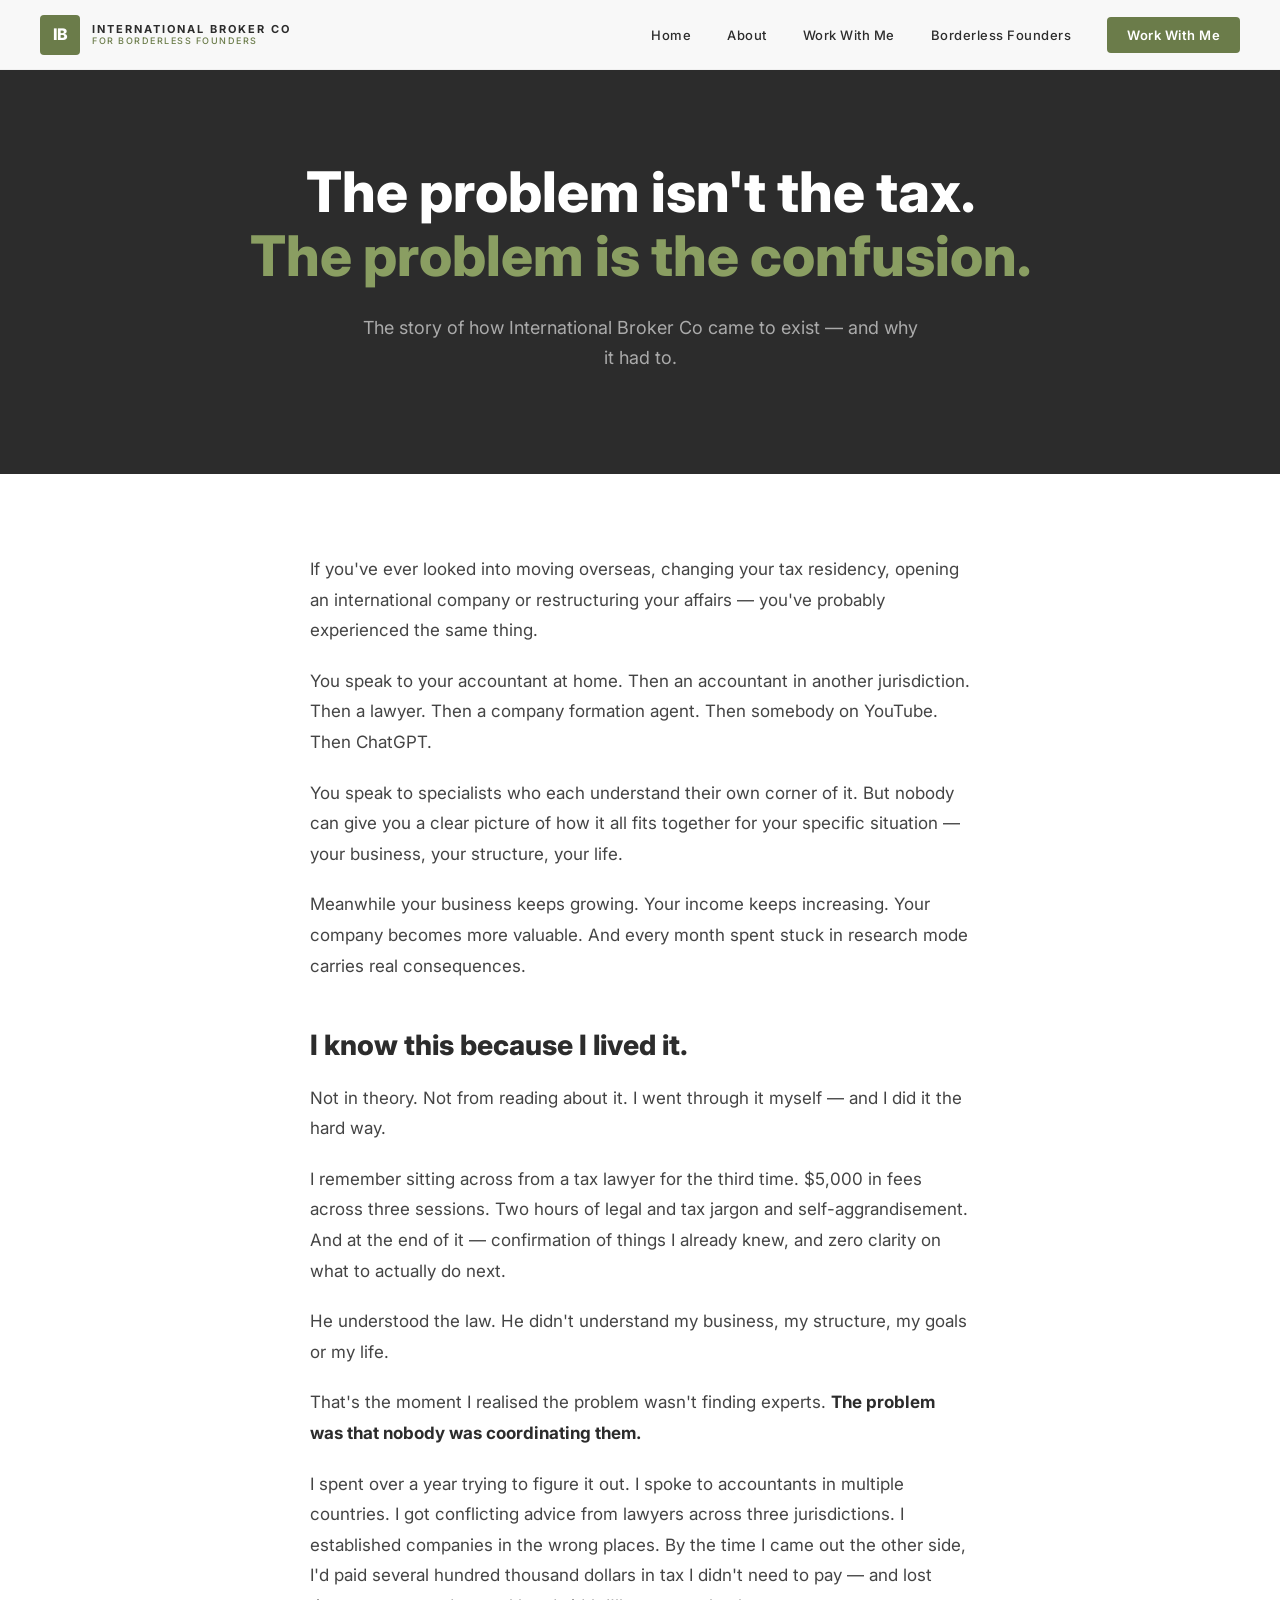
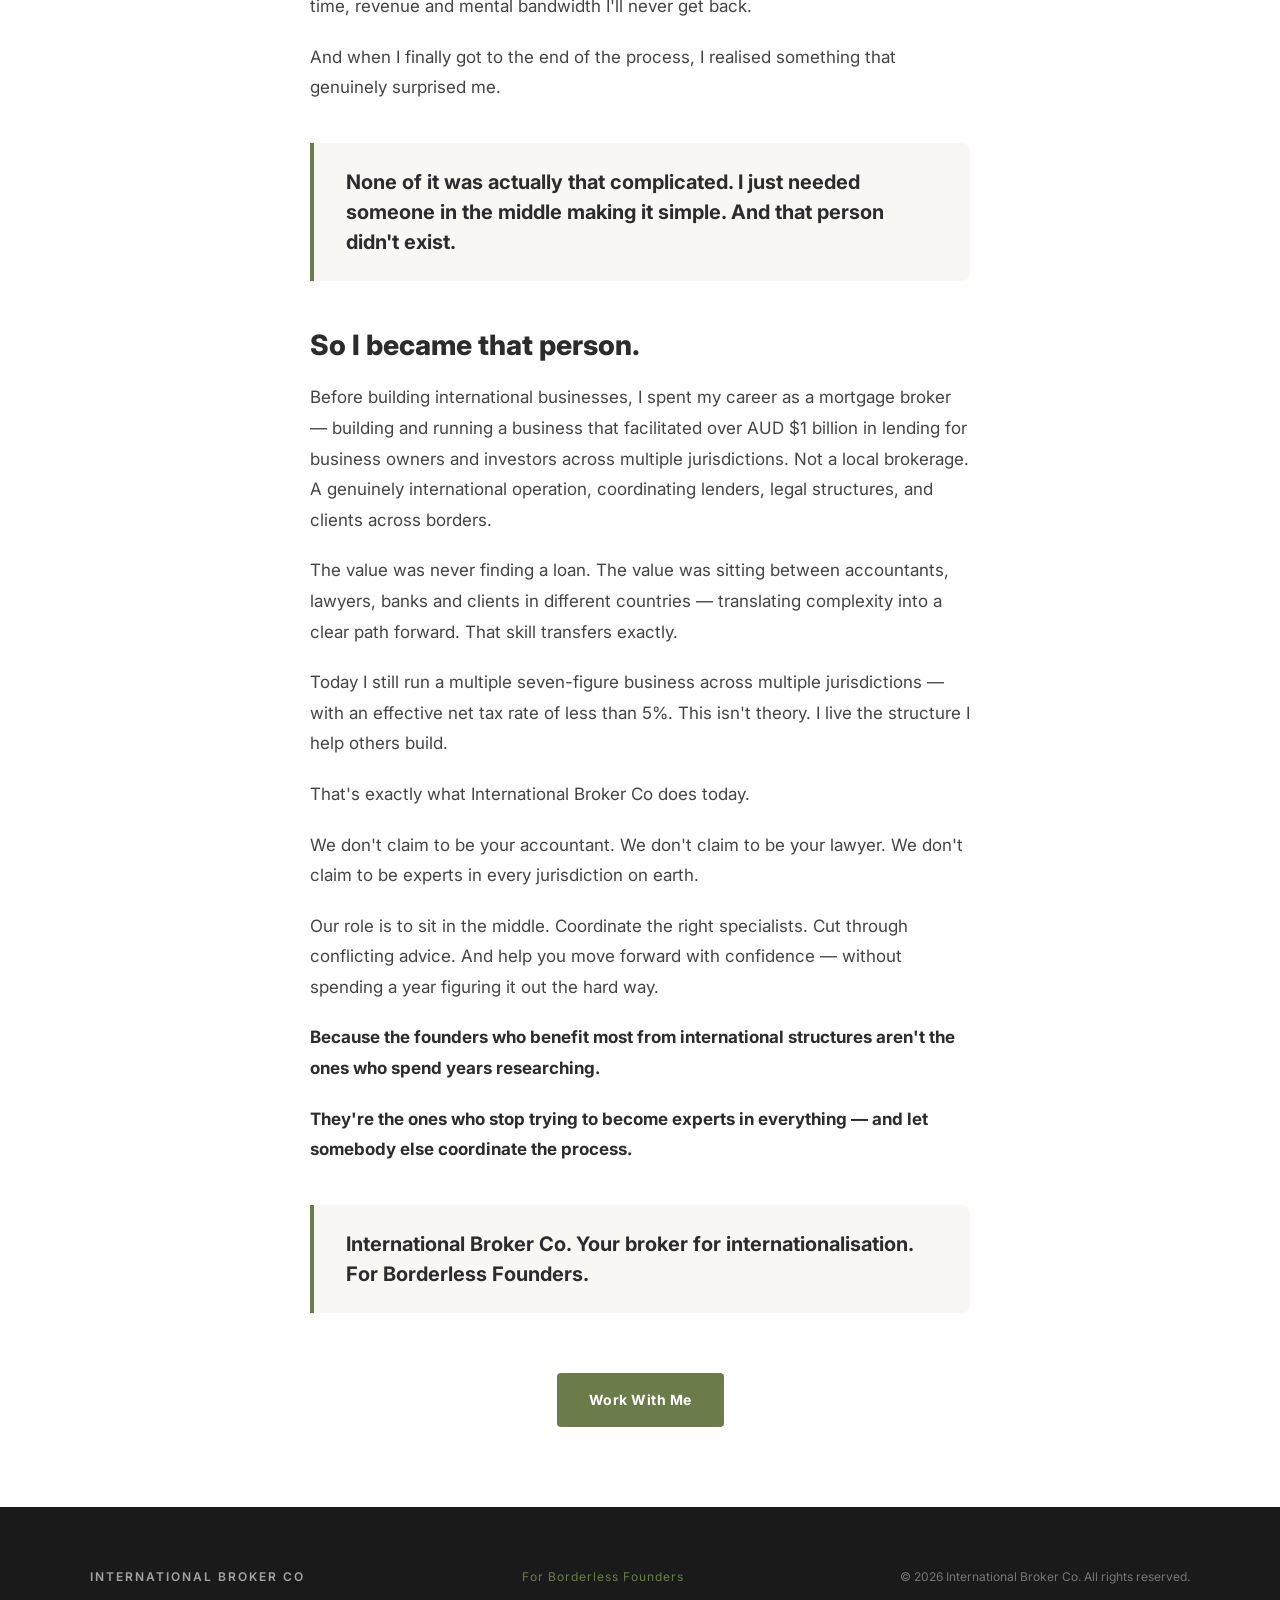
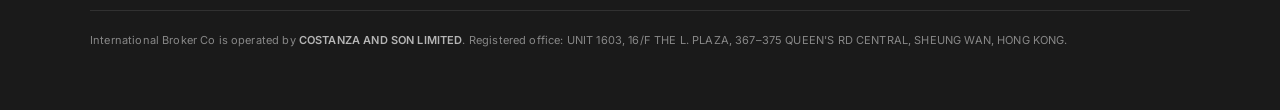
<file: about.html>
<!DOCTYPE html>
<html lang="en">
<head>
  <meta charset="UTF-8" />
  <meta name="viewport" content="width=device-width, initial-scale=1.0" />
  <title>About — International Broker Co</title>
  <link rel="stylesheet" href="css/style.css" />
</head>
<body>

  <nav>
    <a href="index.html" class="nav-logo">
      <div class="nav-monogram">IB</div>
      <div class="nav-brand">
        <span class="nav-brand-name">International Broker Co</span>
        <span class="nav-brand-tagline">For Borderless Founders</span>
      </div>
    </a>
    <ul class="nav-links">
      <li><a href="index.html">Home</a></li>
      <li><a href="about.html">About</a></li>
      <li><a href="workwithme.html">Work With Me</a></li>
      <li><a href="borderlessfounders.html">Borderless Founders</a></li>
      <li><a href="workwithme.html" class="cta-link">Work With Me</a></li>
    </ul>
  </nav>

  <div class="about-hero">
    <h1>The problem isn't the tax.<br><span>The problem is the confusion.</span></h1>
    <p>The story of how International Broker Co came to exist — and why it had to.</p>
  </div>

  <div class="about-body">

    <p>If you've ever looked into moving overseas, changing your tax residency, opening an international company or restructuring your affairs — you've probably experienced the same thing.</p>

    <p>You speak to your accountant at home. Then an accountant in another jurisdiction. Then a lawyer. Then a company formation agent. Then somebody on YouTube. Then ChatGPT.</p>

    <p>You speak to specialists who each understand their own corner of it. But nobody can give you a clear picture of how it all fits together for your specific situation — your business, your structure, your life.</p>

    <p>Meanwhile your business keeps growing. Your income keeps increasing. Your company becomes more valuable. And every month spent stuck in research mode carries real consequences.</p>

    <h2>I know this because I lived it.</h2>

    <p>Not in theory. Not from reading about it. I went through it myself — and I did it the hard way.</p>

    <p>I remember sitting across from a tax lawyer for the third time. $5,000 in fees across three sessions. Two hours of legal and tax jargon and self-aggrandisement. And at the end of it — confirmation of things I already knew, and zero clarity on what to actually do next.</p>

    <p>He understood the law. He didn't understand my business, my structure, my goals or my life.</p>

    <p>That's the moment I realised the problem wasn't finding experts. <strong>The problem was that nobody was coordinating them.</strong></p>

    <p>I spent over a year trying to figure it out. I spoke to accountants in multiple countries. I got conflicting advice from lawyers across three jurisdictions. I established companies in the wrong places. By the time I came out the other side, I'd paid several hundred thousand dollars in tax I didn't need to pay — and lost time, revenue and mental bandwidth I'll never get back.</p>

    <p>And when I finally got to the end of the process, I realised something that genuinely surprised me.</p>

    <div class="about-pullquote">
      <p>None of it was actually that complicated. I just needed someone in the middle making it simple. And that person didn't exist.</p>
    </div>

    <h2>So I became that person.</h2>

    <p>Before building international businesses, I spent my career as a mortgage broker — building and running a business that facilitated over AUD $1 billion in lending for business owners and investors across multiple jurisdictions. Not a local brokerage. A genuinely international operation, coordinating lenders, legal structures, and clients across borders.</p>

    <p>The value was never finding a loan. The value was sitting between accountants, lawyers, banks and clients in different countries — translating complexity into a clear path forward. That skill transfers exactly.</p>

    <p>Today I still run a multiple seven-figure business across multiple jurisdictions — with an effective net tax rate of less than 5%. This isn't theory. I live the structure I help others build.</p>

    <p>That's exactly what International Broker Co does today.</p>

    <p>We don't claim to be your accountant. We don't claim to be your lawyer. We don't claim to be experts in every jurisdiction on earth.</p>

    <p>Our role is to sit in the middle. Coordinate the right specialists. Cut through conflicting advice. And help you move forward with confidence — without spending a year figuring it out the hard way.</p>

    <p><strong>Because the founders who benefit most from international structures aren't the ones who spend years researching.</strong></p>

    <p><strong>They're the ones who stop trying to become experts in everything — and let somebody else coordinate the process.</strong></p>

    <div class="about-pullquote">
      <p>International Broker Co. Your broker for internationalisation. For Borderless Founders.</p>
    </div>

    <div style="text-align:center; margin-top: 60px;">
      <a href="workwithme.html" class="btn-primary">Work With Me</a>
    </div>

  </div>

  <footer>
    <div class="footer-inner">
      <span class="footer-brand">International Broker Co</span>
      <span class="footer-tagline">For Borderless Founders</span>
      <span class="footer-copy">© 2026 International Broker Co. All rights reserved.</span>
      <div class="footer-legal">International Broker Co is operated by <strong>COSTANZA AND SON LIMITED</strong>. Registered office: UNIT 1603, 16/F THE L. PLAZA, 367–375 QUEEN'S RD CENTRAL, SHEUNG WAN, HONG KONG.</div>
    </div>
  </footer>

</body>
</html>
</file>
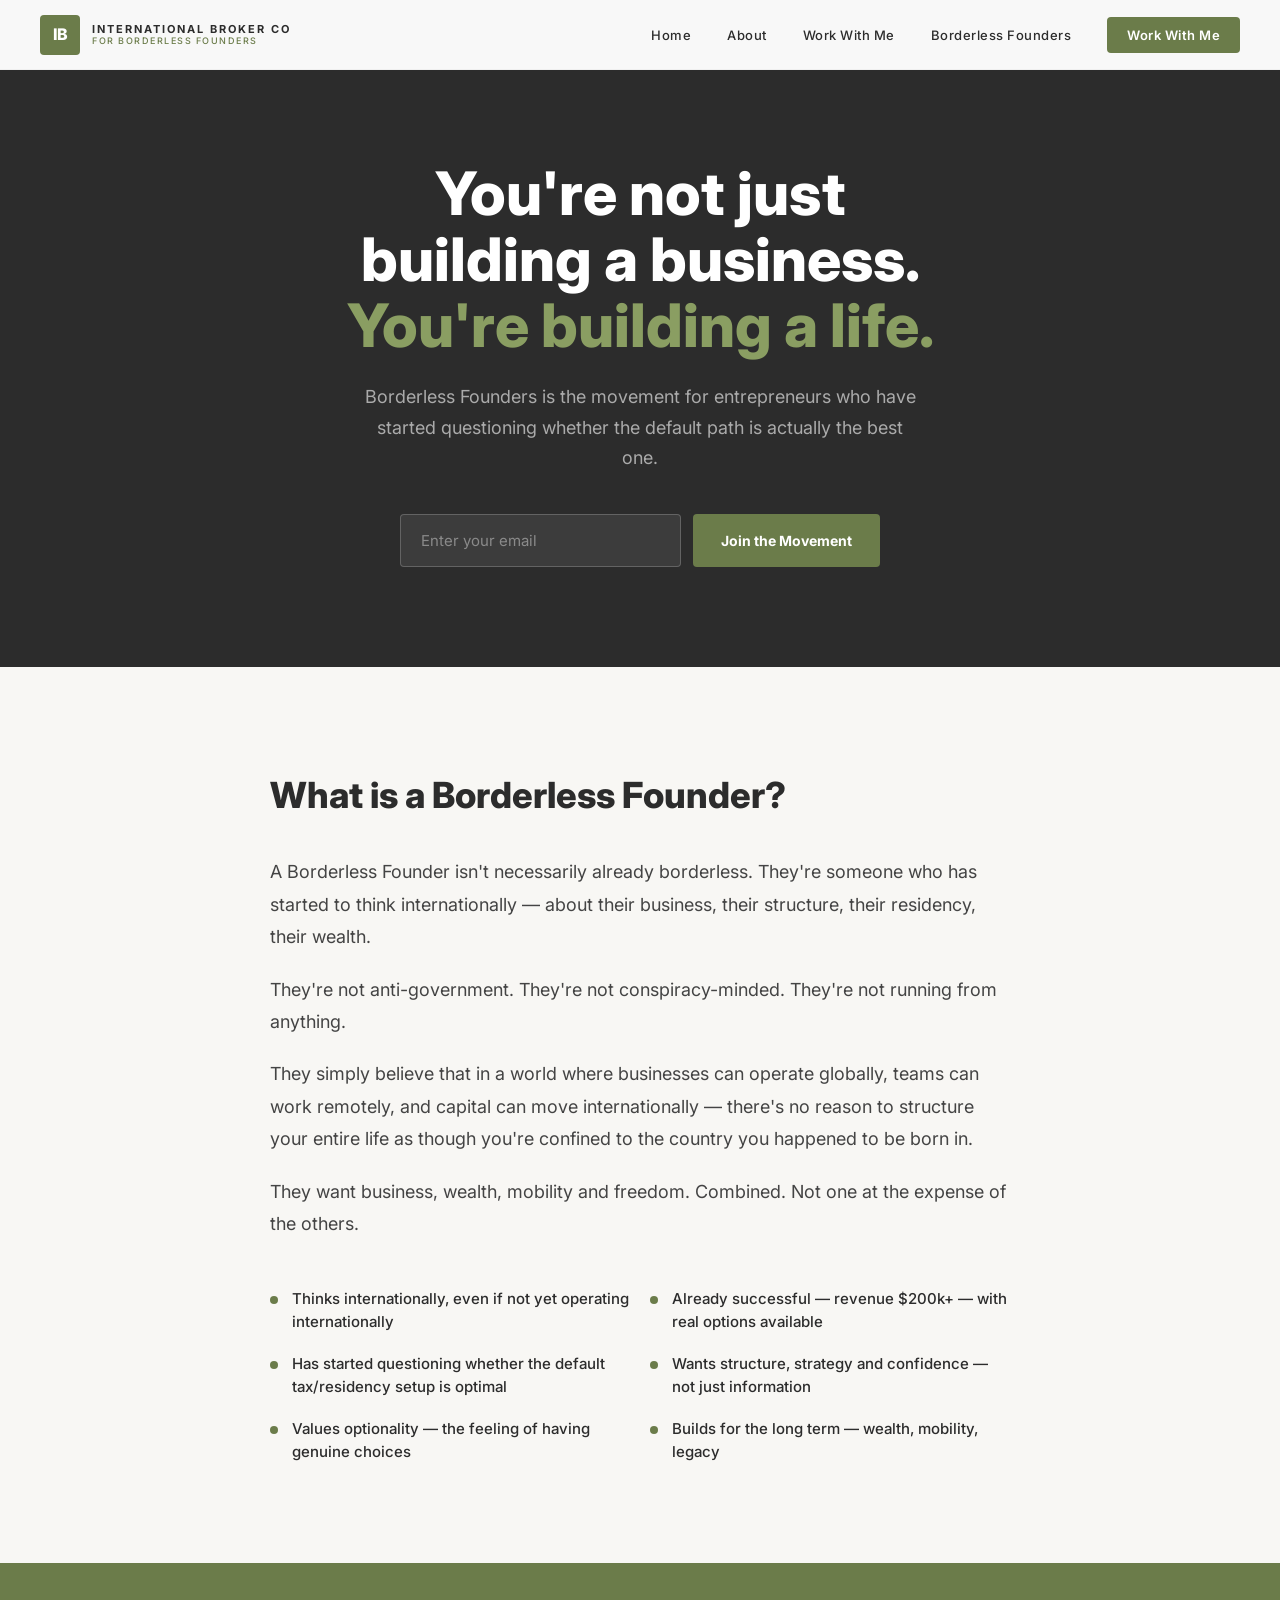
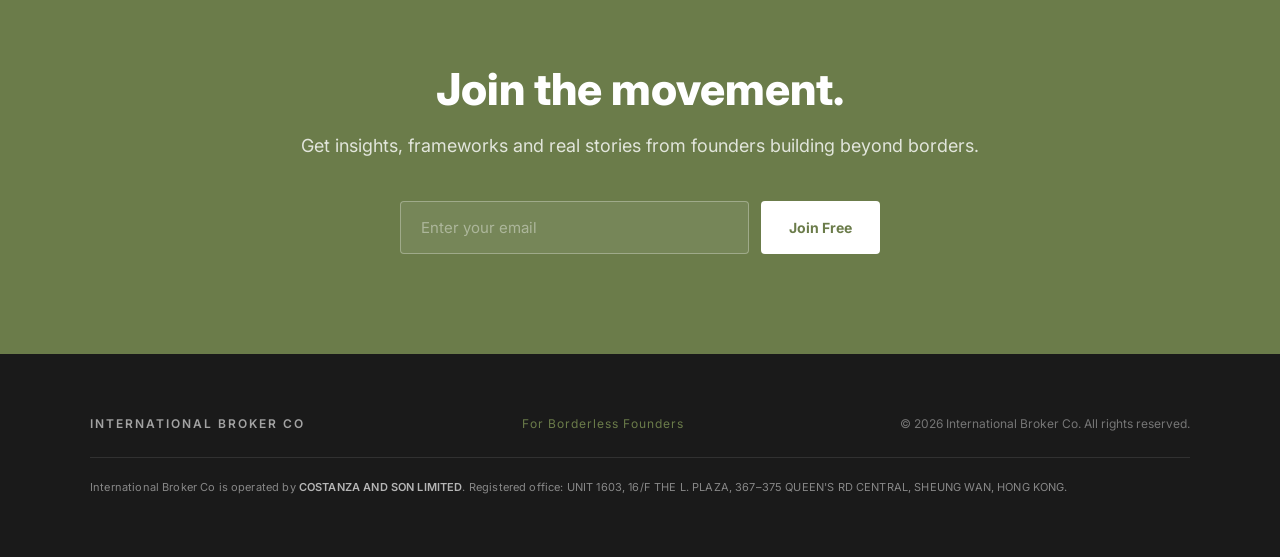
<file: borderlessfounders.html>
<!DOCTYPE html>
<html lang="en">
<head>
  <meta charset="UTF-8" />
  <meta name="viewport" content="width=device-width, initial-scale=1.0" />
  <title>Borderless Founders — International Broker Co</title>
  <link rel="stylesheet" href="css/style.css" />
</head>
<body>

  <nav>
    <a href="index.html" class="nav-logo">
      <div class="nav-monogram">IB</div>
      <div class="nav-brand">
        <span class="nav-brand-name">International Broker Co</span>
        <span class="nav-brand-tagline">For Borderless Founders</span>
      </div>
    </a>
    <ul class="nav-links">
      <li><a href="index.html">Home</a></li>
      <li><a href="about.html">About</a></li>
      <li><a href="workwithme.html">Work With Me</a></li>
      <li><a href="borderlessfounders.html">Borderless Founders</a></li>
      <li><a href="workwithme.html" class="cta-link">Work With Me</a></li>
    </ul>
  </nav>

  <div class="bf-hero">
    <h1>You're not just<br>building a business.<br><span>You're building a life.</span></h1>
    <p>Borderless Founders is the movement for entrepreneurs who have started questioning whether the default path is actually the best one.</p>
    <form class="email-form">
      <input type="email" placeholder="Enter your email" />
      <button type="submit">Join the Movement</button>
    </form>
  </div>

  <section class="bf-manifesto">
    <div class="bf-manifesto-inner">

      <h2>What is a Borderless Founder?</h2>

      <p>A Borderless Founder isn't necessarily already borderless. They're someone who has started to think internationally — about their business, their structure, their residency, their wealth.</p>

      <p>They're not anti-government. They're not conspiracy-minded. They're not running from anything.</p>

      <p>They simply believe that in a world where businesses can operate globally, teams can work remotely, and capital can move internationally — there's no reason to structure your entire life as though you're confined to the country you happened to be born in.</p>

      <p>They want business, wealth, mobility and freedom. Combined. Not one at the expense of the others.</p>

      <div class="bf-traits">
        <div class="bf-trait">
          <div class="bf-trait-dot"></div>
          <p>Thinks internationally, even if not yet operating internationally</p>
        </div>
        <div class="bf-trait">
          <div class="bf-trait-dot"></div>
          <p>Already successful — revenue $200k+ — with real options available</p>
        </div>
        <div class="bf-trait">
          <div class="bf-trait-dot"></div>
          <p>Has started questioning whether the default tax/residency setup is optimal</p>
        </div>
        <div class="bf-trait">
          <div class="bf-trait-dot"></div>
          <p>Wants structure, strategy and confidence — not just information</p>
        </div>
        <div class="bf-trait">
          <div class="bf-trait-dot"></div>
          <p>Values optionality — the feeling of having genuine choices</p>
        </div>
        <div class="bf-trait">
          <div class="bf-trait-dot"></div>
          <p>Builds for the long term — wealth, mobility, legacy</p>
        </div>
      </div>

    </div>
  </section>

  <section class="cta-section">
    <div class="container">
      <h2>Join the movement.</h2>
      <p>Get insights, frameworks and real stories from founders building beyond borders.</p>
      <form class="email-form" style="justify-content: center;">
        <input type="email" placeholder="Enter your email" style="border-color: rgba(255,255,255,0.3);" />
        <button type="submit" style="background: white; color: #6B7C4A; font-weight: 700;">Join Free</button>
      </form>
    </div>
  </section>

  <footer>
    <div class="footer-inner">
      <span class="footer-brand">International Broker Co</span>
      <span class="footer-tagline">For Borderless Founders</span>
      <span class="footer-copy">© 2026 International Broker Co. All rights reserved.</span>
      <div class="footer-legal">International Broker Co is operated by <strong>COSTANZA AND SON LIMITED</strong>. Registered office: UNIT 1603, 16/F THE L. PLAZA, 367–375 QUEEN'S RD CENTRAL, SHEUNG WAN, HONG KONG.</div>
    </div>
  </footer>

</body>
</html>
</file>
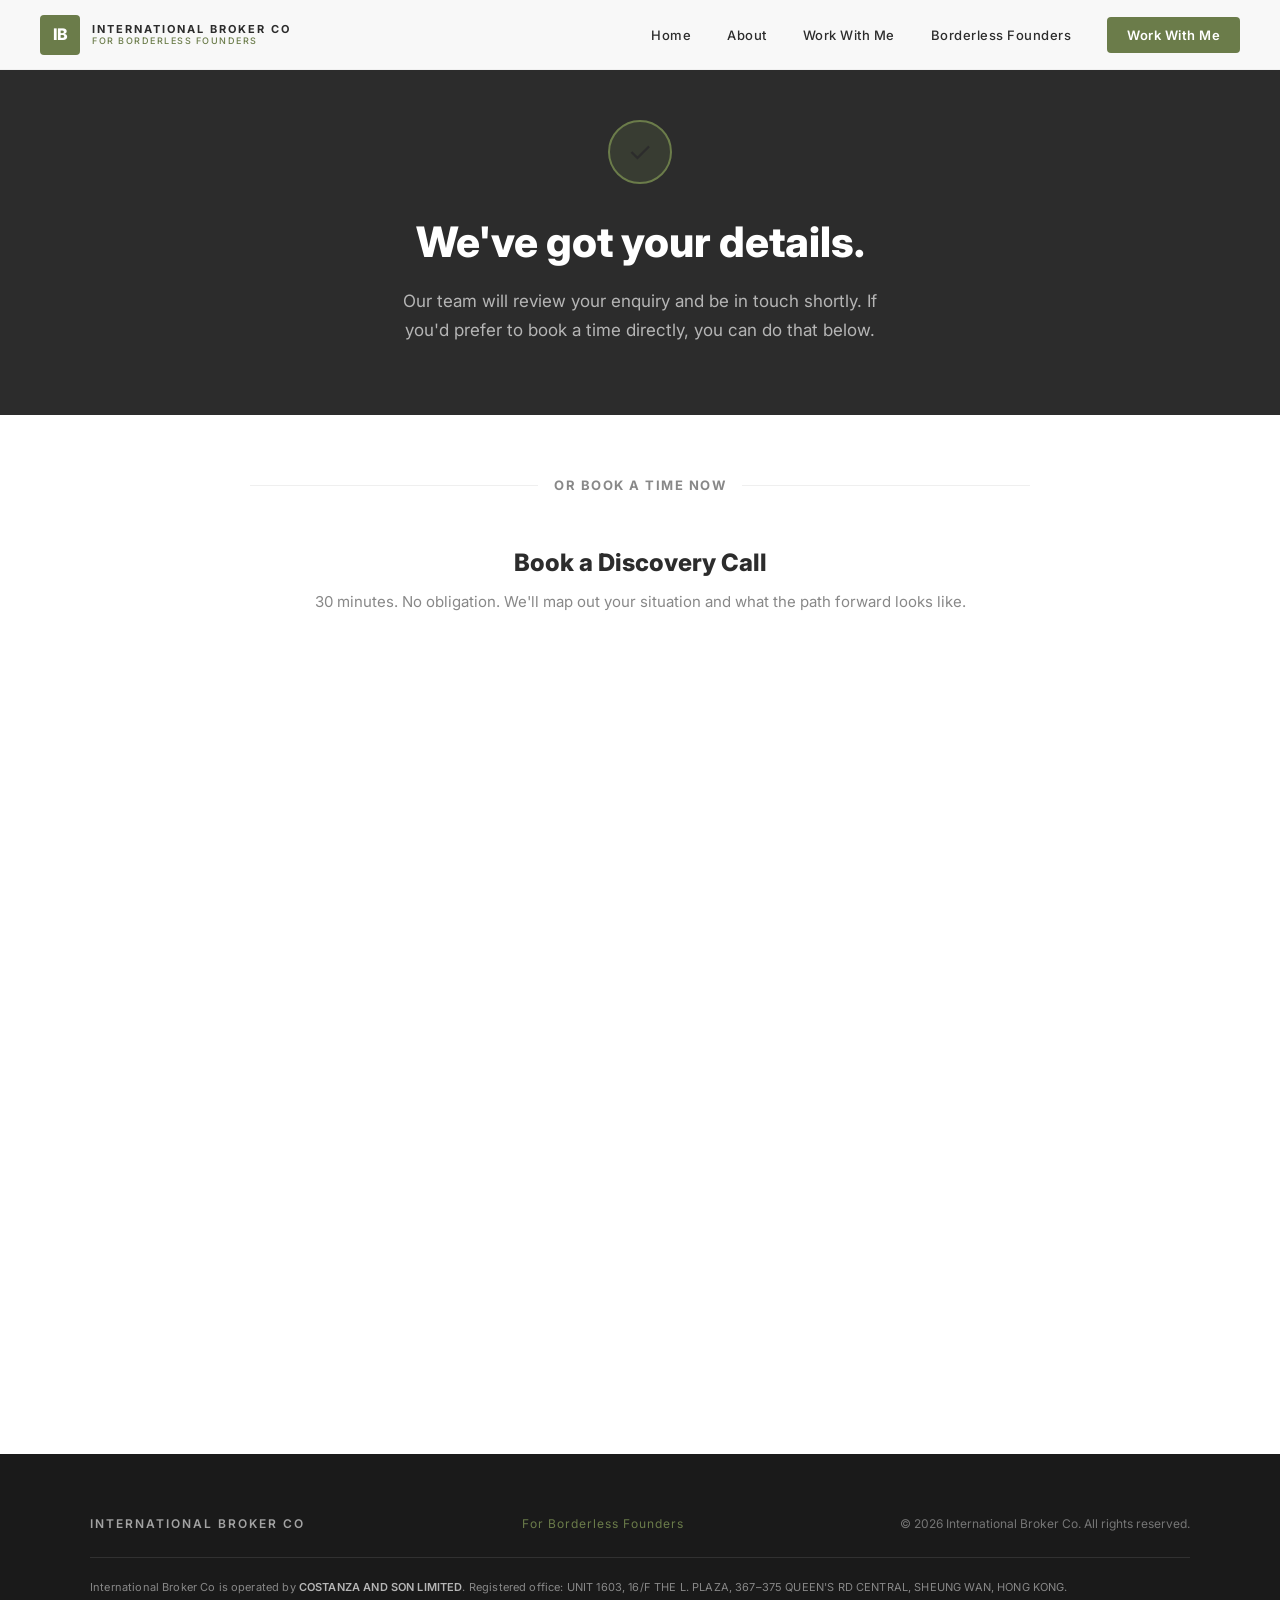
<file: thanks.html>
<!DOCTYPE html>
<html lang="en">
<head>
  <meta charset="UTF-8" />
  <meta name="viewport" content="width=device-width, initial-scale=1.0" />
  <title>Thanks — International Broker Co</title>
  <link rel="stylesheet" href="css/style.css" />
  <style>
    .thanks-hero {
      background: var(--charcoal);
      padding: 120px 40px 70px;
      text-align: center;
    }
    .thanks-hero .thanks-tick {
      width: 64px;
      height: 64px;
      background: rgba(107,124,74,0.2);
      border: 2px solid var(--olive);
      border-radius: 50%;
      display: flex;
      align-items: center;
      justify-content: center;
      font-size: 28px;
      margin: 0 auto 24px;
    }
    .thanks-hero h1 {
      font-size: clamp(28px, 4vw, 42px);
      font-weight: 800;
      color: var(--white);
      margin-bottom: 12px;
    }
    .thanks-hero p {
      font-size: 17px;
      color: rgba(255,255,255,0.65);
      max-width: 480px;
      margin: 0 auto;
      line-height: 1.7;
    }

    .thanks-body {
      max-width: 860px;
      margin: 0 auto;
      padding: 60px 40px 100px;
    }

    .thanks-divider {
      display: flex;
      align-items: center;
      gap: 16px;
      margin-bottom: 48px;
    }
    .thanks-divider::before,
    .thanks-divider::after {
      content: '';
      flex: 1;
      height: 1px;
      background: var(--light-grey);
    }
    .thanks-divider span {
      font-size: 13px;
      font-weight: 700;
      color: var(--text-muted);
      text-transform: uppercase;
      letter-spacing: 1.5px;
      white-space: nowrap;
    }

    .thanks-ghl-heading {
      text-align: center;
      margin-bottom: 32px;
    }
    .thanks-ghl-heading h2 {
      font-size: 24px;
      font-weight: 800;
      color: var(--charcoal);
      margin-bottom: 8px;
    }
    .thanks-ghl-heading p {
      font-size: 15px;
      color: var(--text-muted);
    }

    .ghl-inline-widget {
      min-width: 320px;
      height: 700px;
      border-radius: 10px;
      overflow: hidden;
    }

    @media (max-width: 768px) {
      .thanks-hero { padding: 100px 24px 60px; }
      .thanks-body { padding: 40px 20px 80px; }
      .ghl-inline-widget { height: 800px; }
    }
  </style>
</head>
<body>

  <nav>
    <a href="index.html" class="nav-logo">
      <div class="nav-monogram">IB</div>
      <div class="nav-brand">
        <span class="nav-brand-name">International Broker Co</span>
        <span class="nav-brand-tagline">For Borderless Founders</span>
      </div>
    </a>
    <ul class="nav-links">
      <li><a href="index.html">Home</a></li>
      <li><a href="about.html">About</a></li>
      <li><a href="workwithme.html">Work With Me</a></li>
      <li><a href="borderlessfounders.html">Borderless Founders</a></li>
      <li><a href="workwithme.html" class="cta-link">Work With Me</a></li>
    </ul>
  </nav>

  <!-- HERO -->
  <div class="thanks-hero">
    <div class="thanks-tick">✓</div>
    <h1>We've got your details.</h1>
    <p>Our team will review your enquiry and be in touch shortly. If you'd prefer to book a time directly, you can do that below.</p>
  </div>

  <div class="thanks-body">

    <div class="thanks-divider">
      <span>Or book a time now</span>
    </div>

    <div class="thanks-ghl-heading">
      <h2>Book a Discovery Call</h2>
      <p>30 minutes. No obligation. We'll map out your situation and what the path forward looks like.</p>
    </div>

    <!-- GoHighLevel Discovery Call calendar -->
    <iframe class="ghl-inline-widget"
            src="https://api.leadconnectorhq.com/widget/booking/luxhuhhTHzXwvUyxVUw0"
            title="Book a 30-minute Discovery Call"
            loading="lazy"
            style="width:100%;border:0;">
    </iframe>

  </div>

  <footer>
    <div class="footer-inner">
      <span class="footer-brand">International Broker Co</span>
      <span class="footer-tagline">For Borderless Founders</span>
      <span class="footer-copy">© 2026 International Broker Co. All rights reserved.</span>
      <div class="footer-legal">International Broker Co is operated by <strong>COSTANZA AND SON LIMITED</strong>. Registered office: UNIT 1603, 16/F THE L. PLAZA, 367–375 QUEEN'S RD CENTRAL, SHEUNG WAN, HONG KONG.</div>
    </div>
  </footer>


</body>
</html>
</file>
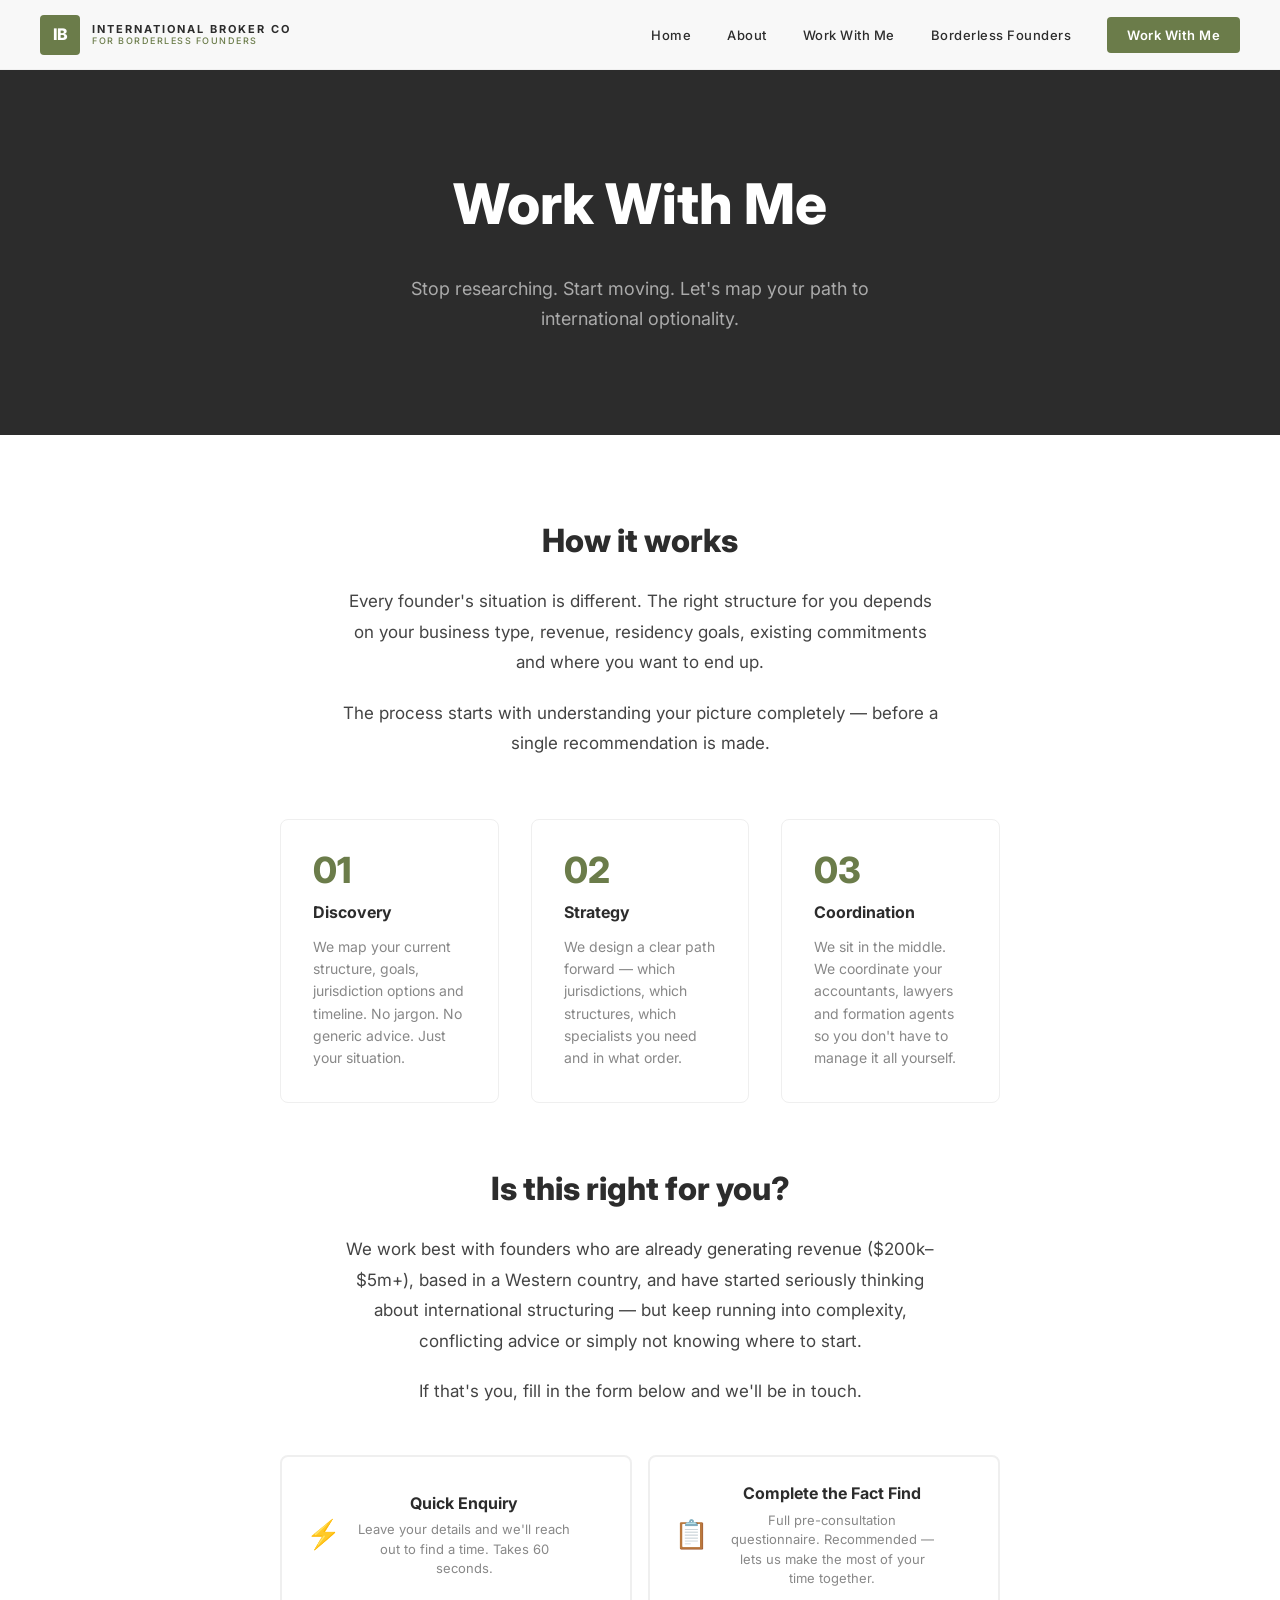
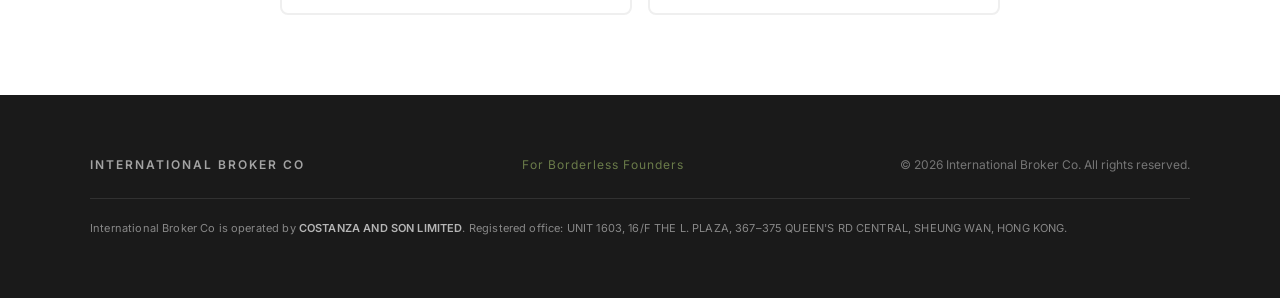
<file: workwithme.html>
<!DOCTYPE html>
<html lang="en">
<head>
  <meta charset="UTF-8" />
  <meta name="viewport" content="width=device-width, initial-scale=1.0" />
  <title>Work With Me — International Broker Co</title>
  <link rel="stylesheet" href="css/style.css" />
  <style>
    .apply-options {
      margin-top: 48px;
      display: grid;
      grid-template-columns: 1fr 1fr;
      gap: 16px;
    }
    .apply-option {
      display: flex;
      align-items: center;
      gap: 16px;
      padding: 24px;
      border: 2px solid #EFEFEF;
      border-radius: 8px;
      cursor: pointer;
      transition: border-color 0.2s, background 0.2s;
    }
    .apply-option:hover { border-color: #6B7C4A; background: rgba(107,124,74,0.04); }
    .apply-option.active { border-color: #6B7C4A; background: rgba(107,124,74,0.06); }
    .apply-option-icon { font-size: 28px; flex-shrink: 0; }
    .apply-option-content h4 { font-size: 16px; font-weight: 700; color: #2C2C2C; margin-bottom: 4px; }
    .apply-option-content p { font-size: 13px; color: #888; line-height: 1.5; margin: 0; }
    .apply-option-arrow { margin-left: auto; font-size: 20px; color: #6B7C4A; flex-shrink: 0; opacity: 0; transition: opacity 0.2s; }
    .apply-option:hover .apply-option-arrow, .apply-option.active .apply-option-arrow { opacity: 1; }
    .apply-panel {
      display: none;
      margin-top: 36px;
      padding: 40px;
      border: 1px solid #EFEFEF;
      border-radius: 8px;
      animation: fadeIn 0.2s ease;
    }
    .apply-panel.active { display: block; }
    .apply-panel h3 { font-size: 20px; font-weight: 800; color: #2C2C2C; margin-bottom: 24px; }
    .apply-grid {
      display: grid;
      grid-template-columns: 1fr 1fr;
      gap: 16px;
      margin-bottom: 24px;
    }
    .apply-field { display: flex; flex-direction: column; gap: 6px; }
    .apply-field label { font-size: 13px; font-weight: 700; color: #2C2C2C; }
    .apply-field input, .apply-field textarea {
      padding: 12px 14px;
      border: 1.5px solid #EFEFEF;
      border-radius: 6px;
      font-family: inherit;
      font-size: 14px;
      color: #2C2C2C;
      outline: none;
      transition: border-color 0.2s;
    }
    .apply-field input:focus, .apply-field textarea:focus { border-color: #6B7C4A; }
    .apply-field textarea { resize: vertical; min-height: 80px; }
    .apply-field--full { grid-column: 1 / -1; }
    .apply-submit { border: none; cursor: pointer; }
    @keyframes fadeIn { from { opacity: 0; transform: translateY(8px); } to { opacity: 1; transform: translateY(0); } }
    @media (max-width: 768px) {
      .apply-options { grid-template-columns: 1fr; }
      .apply-grid { grid-template-columns: 1fr; }
      .apply-panel { padding: 24px; }
    }
  </style>
</head>
<body>

  <nav>
    <a href="index.html" class="nav-logo">
      <div class="nav-monogram">IB</div>
      <div class="nav-brand">
        <span class="nav-brand-name">International Broker Co</span>
        <span class="nav-brand-tagline">For Borderless Founders</span>
      </div>
    </a>
    <ul class="nav-links">
      <li><a href="index.html">Home</a></li>
      <li><a href="about.html">About</a></li>
      <li><a href="workwithme.html">Work With Me</a></li>
      <li><a href="borderlessfounders.html">Borderless Founders</a></li>
      <li><a href="workwithme.html" class="cta-link">Work With Me</a></li>
    </ul>
  </nav>

  <div class="wwm-hero">
    <h1>Work With Me</h1>
    <p>Stop researching. Start moving. Let's map your path to international optionality.</p>
  </div>

  <div class="wwm-body">

    <h2>How it works</h2>
    <p>Every founder's situation is different. The right structure for you depends on your business type, revenue, residency goals, existing commitments and where you want to end up.</p>
    <p>The process starts with understanding your picture completely — before a single recommendation is made.</p>

    <div class="wwm-steps">
      <div class="wwm-step">
        <div class="step-number">01</div>
        <h3>Discovery</h3>
        <p>We map your current structure, goals, jurisdiction options and timeline. No jargon. No generic advice. Just your situation.</p>
      </div>
      <div class="wwm-step">
        <div class="step-number">02</div>
        <h3>Strategy</h3>
        <p>We design a clear path forward — which jurisdictions, which structures, which specialists you need and in what order.</p>
      </div>
      <div class="wwm-step">
        <div class="step-number">03</div>
        <h3>Coordination</h3>
        <p>We sit in the middle. We coordinate your accountants, lawyers and formation agents so you don't have to manage it all yourself.</p>
      </div>
    </div>

    <h2>Is this right for you?</h2>
    <p>We work best with founders who are already generating revenue ($200k–$5m+), based in a Western country, and have started seriously thinking about international structuring — but keep running into complexity, conflicting advice or simply not knowing where to start.</p>
    <p>If that's you, fill in the form below and we'll be in touch.</p>

    <!-- OPTION SELECTOR -->
    <div class="apply-options">

      <div class="apply-option" id="opt-quick" onclick="selectOption('quick')">
        <div class="apply-option-icon">⚡</div>
        <div class="apply-option-content">
          <h4>Quick Enquiry</h4>
          <p>Leave your details and we'll reach out to find a time. Takes 60 seconds.</p>
        </div>
        <div class="apply-option-arrow">→</div>
      </div>

      <div class="apply-option" id="opt-factfind" onclick="selectOption('factfind')">
        <div class="apply-option-icon">📋</div>
        <div class="apply-option-content">
          <h4>Complete the Fact Find</h4>
          <p>Full pre-consultation questionnaire. Recommended — lets us make the most of your time together.</p>
        </div>
        <div class="apply-option-arrow">→</div>
      </div>

    </div>

    <!-- QUICK FORM -->
    <div class="apply-panel" id="panel-quick">
      <h3>Quick Enquiry</h3>
      <form id="quick-form">
        <div class="apply-grid">
          <div class="apply-field">
            <label>Full Name</label>
            <input type="text" name="name" placeholder="Your name" required />
          </div>
          <div class="apply-field">
            <label>Email</label>
            <input type="email" name="email" placeholder="your@email.com" required />
          </div>
          <div class="apply-field">
            <label>Business Type &amp; Annual Revenue</label>
            <input type="text" name="business" placeholder="e.g. Agency, $800k/yr" />
          </div>
          <div class="apply-field">
            <label>Country You're Based In</label>
            <input type="text" name="country" placeholder="e.g. Australia" />
          </div>
          <div class="apply-field apply-field--full">
            <label>What are you trying to achieve?</label>
            <textarea name="message" rows="3" placeholder="What's your main challenge or goal right now?"></textarea>
          </div>
        </div>
        <button type="submit" class="btn-primary apply-submit">Send Enquiry →</button>
      </form>
    </div>

    <!-- FACT FIND REDIRECT -->
    <div class="apply-panel" id="panel-factfind">
      <h3>Confidential Fact Find</h3>
      <p style="color:#888;margin-bottom:28px;line-height:1.7">Takes 15–20 minutes. Covers your personal situation, business, assets and goals. The more detail you provide, the more useful your consultation will be.</p>
      <a href="fact-find.html" class="btn-primary" style="display:inline-block">Start Fact Find →</a>
    </div>

  </div>

  <footer>
    <div class="footer-inner">
      <span class="footer-brand">International Broker Co</span>
      <span class="footer-tagline">For Borderless Founders</span>
      <span class="footer-copy">© 2026 International Broker Co. All rights reserved.</span>
      <div class="footer-legal">International Broker Co is operated by <strong>COSTANZA AND SON LIMITED</strong>. Registered office: UNIT 1603, 16/F THE L. PLAZA, 367–375 QUEEN'S RD CENTRAL, SHEUNG WAN, HONG KONG.</div>
    </div>
  </footer>

  <script>
    function selectOption(type) {
      document.querySelectorAll('.apply-option').forEach(el => el.classList.remove('active'));
      document.querySelectorAll('.apply-panel').forEach(el => el.classList.remove('active'));
      document.getElementById('opt-' + type).classList.add('active');
      document.getElementById('panel-' + type).classList.add('active');
      document.getElementById('panel-' + type).scrollIntoView({ behavior: 'smooth', block: 'nearest' });
    }

    document.getElementById('quick-form').addEventListener('submit', async function(e) {
      e.preventDefault();
      const btn = this.querySelector('.apply-submit');
      btn.textContent = 'Sending...';
      btn.disabled = true;
      const data = new FormData(this);
      try {
        const res = await fetch('https://formspree.io/f/xlgyedby', {
          method: 'POST', body: data, headers: { 'Accept': 'application/json' }
        });
        if (res.ok) {
          window.location.href = 'thanks.html';
        } else {
          btn.textContent = 'Send Enquiry →';
          btn.disabled = false;
          alert('Something went wrong. Please try again.');
        }
      } catch(err) {
        btn.textContent = 'Send Enquiry →';
        btn.disabled = false;
        alert('Connection error. Please try again.');
      }
    });
  </script>
</body>
</html>
</file>
<file: css/style.css>
/* ============================================
   INTERNATIONAL BROKER CO — STYLESHEET
   Palette: Olive #6B7C4A | Charcoal #2C2C2C | White #FFFFFF
   Font: Inter (Google Fonts)
============================================ */

@import url('https://fonts.googleapis.com/css2?family=Inter:wght@300;400;500;600;700;800&display=swap');

*, *::before, *::after { box-sizing: border-box; margin: 0; padding: 0; }

:root {
  --olive: #6B7C4A;
  --olive-light: #8a9e62;
  --olive-dark: #4e5c35;
  --charcoal: #2C2C2C;
  --charcoal-light: #444444;
  --white: #FFFFFF;
  --off-white: #F8F7F4;
  --light-grey: #EFEFEF;
  --text-muted: #888888;
  --font: 'Inter', sans-serif;
}

html { scroll-behavior: smooth; }

body {
  font-family: var(--font);
  color: var(--charcoal);
  background: var(--white);
  line-height: 1.6;
  font-size: 16px;
}

/* ---- NAVIGATION ---- */
nav {
  position: fixed;
  top: 0; left: 0; right: 0;
  z-index: 100;
  background: rgba(255,255,255,0.97);
  backdrop-filter: blur(8px);
  border-bottom: 1px solid var(--light-grey);
  padding: 0 40px;
  height: 70px;
  display: flex;
  align-items: center;
  justify-content: space-between;
}

.nav-logo {
  display: flex;
  align-items: center;
  gap: 12px;
  text-decoration: none;
}

.nav-monogram {
  width: 40px;
  height: 40px;
  background: var(--olive);
  border-radius: 4px;
  display: flex;
  align-items: center;
  justify-content: center;
  color: white;
  font-weight: 800;
  font-size: 16px;
  letter-spacing: -0.5px;
}

.nav-brand {
  display: flex;
  flex-direction: column;
  line-height: 1.2;
}

.nav-brand-name {
  font-size: 11px;
  font-weight: 700;
  letter-spacing: 2px;
  text-transform: uppercase;
  color: var(--charcoal);
}

.nav-brand-tagline {
  font-size: 9px;
  letter-spacing: 1.5px;
  text-transform: uppercase;
  color: var(--olive);
  font-weight: 500;
}

.nav-links {
  display: flex;
  align-items: center;
  gap: 36px;
  list-style: none;
}

.nav-links a {
  text-decoration: none;
  font-size: 13px;
  font-weight: 500;
  letter-spacing: 0.5px;
  color: var(--charcoal);
  transition: color 0.2s;
}

.nav-links a:hover { color: var(--olive); }

.nav-links .cta-link {
  background: var(--olive);
  color: white;
  padding: 10px 20px;
  border-radius: 4px;
  font-weight: 600;
  transition: background 0.2s;
}

.nav-links .cta-link:hover { background: var(--olive-dark); color: white; }

/* ---- HERO ---- */
.hero {
  min-height: 100vh;
  display: flex;
  align-items: center;
  padding: 120px 40px 80px;
  position: relative;
  overflow: hidden;
}

.hero-bg {
  position: absolute;
  inset: 0;
  z-index: 0;
}

.hero-bg-photo {
  position: absolute;
  inset: 0;
  width: 100%;
  height: 100%;
  object-fit: cover;
  object-position: center top;
  display: block;
}

.hero-bg-overlay {
  position: absolute;
  inset: 0;
  background: linear-gradient(
    to right,
    rgba(20,20,20,0.92) 0%,
    rgba(20,20,20,0.82) 45%,
    rgba(20,20,20,0.3) 75%,
    rgba(20,20,20,0.15) 100%
  );
}

.hero-content {
  position: relative;
  z-index: 2;
  max-width: 1100px;
  margin: 0 auto;
  width: 100%;
  display: flex;
  align-items: center;
}

.hero-text {}

.hero-eyebrow {
  font-size: 11px;
  letter-spacing: 3px;
  text-transform: uppercase;
  color: var(--olive-light);
  font-weight: 600;
  margin-bottom: 24px;
}

.hero-headline {
  font-size: clamp(36px, 5vw, 58px);
  font-weight: 800;
  line-height: 1.1;
  color: var(--white);
  margin-bottom: 12px;
}

.hero-headline span {
  color: var(--olive-light);
}

.hero-subheadline {
  font-size: clamp(24px, 3vw, 36px);
  font-weight: 700;
  color: var(--white);
  margin-bottom: 28px;
  line-height: 1.2;
}

.hero-body {
  font-size: 17px;
  color: rgba(255,255,255,0.7);
  line-height: 1.7;
  margin-bottom: 40px;
  max-width: 480px;
}

.hero-cta {
  display: flex;
  gap: 16px;
  flex-wrap: wrap;
}

.btn-primary {
  background: var(--olive);
  color: white;
  padding: 16px 32px;
  border-radius: 4px;
  font-weight: 700;
  font-size: 14px;
  letter-spacing: 0.5px;
  text-decoration: none;
  transition: background 0.2s, transform 0.2s;
  display: inline-block;
}

.btn-primary:hover { background: var(--olive-dark); transform: translateY(-1px); }

.btn-secondary {
  background: transparent;
  color: white;
  padding: 16px 32px;
  border-radius: 4px;
  font-weight: 600;
  font-size: 14px;
  letter-spacing: 0.5px;
  text-decoration: none;
  border: 1px solid rgba(255,255,255,0.3);
  transition: border-color 0.2s;
  display: inline-block;
}

.btn-secondary:hover { border-color: white; }

/* hero-photo-wrapper removed — photo is now full-bleed background */

/* ---- SECTIONS ---- */
section { padding: 100px 40px; }

.container {
  max-width: 1100px;
  margin: 0 auto;
  width: 100%;
}

.section-eyebrow {
  font-size: 11px;
  letter-spacing: 3px;
  text-transform: uppercase;
  color: var(--olive);
  font-weight: 600;
  margin-bottom: 16px;
}

.section-heading {
  font-size: clamp(28px, 4vw, 44px);
  font-weight: 800;
  line-height: 1.15;
  color: var(--charcoal);
  margin-bottom: 24px;
}

.section-subheading {
  font-size: 18px;
  color: var(--charcoal-light);
  line-height: 1.7;
  max-width: 600px;
  margin-bottom: 48px;
}

/* ---- PROBLEM SECTION ---- */
.problem-section {
  background: var(--off-white);
}

.problem-grid {
  display: grid;
  grid-template-columns: 1fr 1fr;
  gap: 60px;
  align-items: start;
}

.problem-list {
  list-style: none;
  display: flex;
  flex-direction: column;
  gap: 20px;
  margin-top: 8px;
}

.problem-list li {
  display: flex;
  gap: 16px;
  align-items: flex-start;
  font-size: 16px;
  line-height: 1.6;
  color: var(--charcoal-light);
}

.problem-list li::before {
  content: '';
  width: 6px;
  height: 6px;
  background: var(--olive);
  border-radius: 50%;
  margin-top: 9px;
  flex-shrink: 0;
}

.problem-callout {
  background: var(--charcoal);
  color: white;
  padding: 48px;
  border-radius: 8px;
  border-left: 4px solid var(--olive);
}

.problem-callout p {
  font-size: 20px;
  font-weight: 600;
  line-height: 1.5;
  margin-bottom: 16px;
}

.problem-callout span {
  font-size: 14px;
  color: rgba(255,255,255,0.5);
  font-style: italic;
}

/* ---- SOLUTION SECTION ---- */
.solution-section { background: var(--white); }

.solution-grid {
  display: grid;
  grid-template-columns: 1fr 1fr 1fr;
  gap: 32px;
  margin-top: 48px;
}

.solution-card {
  padding: 36px;
  border: 1px solid var(--light-grey);
  border-radius: 8px;
  transition: border-color 0.2s, transform 0.2s;
}

.solution-card:hover {
  border-color: var(--olive);
  transform: translateY(-2px);
}

.solution-icon {
  width: 48px;
  height: 48px;
  background: var(--olive);
  border-radius: 6px;
  display: flex;
  align-items: center;
  justify-content: center;
  margin-bottom: 20px;
  font-size: 20px;
}

.solution-card h3 {
  font-size: 17px;
  font-weight: 700;
  margin-bottom: 12px;
  color: var(--charcoal);
}

.solution-card p {
  font-size: 15px;
  color: var(--text-muted);
  line-height: 1.6;
}

/* ---- WHO ITS FOR ---- */
.for-section { background: var(--charcoal); }

.for-section .section-heading { color: white; }
.for-section .section-subheading { color: rgba(255,255,255,0.6); }
.for-section .section-eyebrow { color: var(--olive-light); }

.for-grid {
  display: grid;
  grid-template-columns: repeat(2, 1fr);
  gap: 24px;
  margin-top: 48px;
}

.for-card {
  background: rgba(255,255,255,0.05);
  border: 1px solid rgba(255,255,255,0.1);
  border-radius: 8px;
  padding: 28px;
  transition: background 0.2s;
}

.for-card:hover { background: rgba(107,124,74,0.15); border-color: var(--olive); }

.for-card h3 {
  font-size: 15px;
  font-weight: 700;
  color: white;
  margin-bottom: 8px;
}

.for-card p {
  font-size: 14px;
  color: rgba(255,255,255,0.5);
  line-height: 1.6;
}

/* ---- CTA SECTION ---- */
.cta-section {
  background: var(--olive);
  text-align: center;
  padding: 100px 40px;
}

.cta-section h2 {
  font-size: clamp(28px, 4vw, 44px);
  font-weight: 800;
  color: white;
  margin-bottom: 16px;
  line-height: 1.2;
}

.cta-section p {
  font-size: 18px;
  color: rgba(255,255,255,0.8);
  margin-bottom: 40px;
}

.btn-white {
  background: white;
  color: var(--olive);
  padding: 18px 40px;
  border-radius: 4px;
  font-weight: 700;
  font-size: 15px;
  letter-spacing: 0.5px;
  text-decoration: none;
  transition: transform 0.2s;
  display: inline-block;
}

.btn-white:hover { transform: translateY(-2px); }

/* ---- FOOTER ---- */
footer {
  background: #1a1a1a;
  padding: 60px 40px;
  color: rgba(255,255,255,0.4);
}

.footer-inner {
  max-width: 1100px;
  margin: 0 auto;
  display: flex;
  justify-content: space-between;
  align-items: center;
  flex-wrap: wrap;
  gap: 24px;
}

.footer-brand {
  font-size: 12px;
  letter-spacing: 2px;
  text-transform: uppercase;
  color: rgba(255,255,255,0.6);
  font-weight: 600;
}

.footer-tagline {
  font-size: 12px;
  letter-spacing: 1px;
  color: var(--olive);
}

.footer-copy {
  font-size: 12px;
}

.footer-legal {
  flex: 0 0 100%;
  padding-top: 20px;
  border-top: 1px solid rgba(255,255,255,0.1);
  font-size: 11px;
  line-height: 1.7;
  letter-spacing: 0.15px;
  color: rgba(255,255,255,0.48);
}

.footer-legal strong {
  color: rgba(255,255,255,0.68);
  font-weight: 600;
}

/* ---- ABOUT PAGE ---- */
.about-hero {
  background: var(--charcoal);
  padding: 160px 40px 100px;
  text-align: center;
}

.about-hero h1 {
  font-size: clamp(32px, 5vw, 56px);
  font-weight: 800;
  color: white;
  line-height: 1.15;
  margin-bottom: 24px;
}

.about-hero h1 span { color: var(--olive-light); }

.about-hero p {
  font-size: 18px;
  color: rgba(255,255,255,0.6);
  max-width: 560px;
  margin: 0 auto;
  line-height: 1.7;
}

.about-body {
  max-width: 740px;
  margin: 0 auto;
  padding: 80px 40px;
}

.about-body h2 {
  font-size: 28px;
  font-weight: 800;
  color: var(--charcoal);
  margin: 48px 0 20px;
  line-height: 1.2;
}

.about-body p {
  font-size: 17px;
  line-height: 1.8;
  color: var(--charcoal-light);
  margin-bottom: 20px;
}

.about-body strong { color: var(--charcoal); font-weight: 700; }

.about-pullquote {
  border-left: 4px solid var(--olive);
  padding: 24px 32px;
  margin: 40px 0;
  background: var(--off-white);
  border-radius: 0 8px 8px 0;
}

.about-pullquote p {
  font-size: 20px;
  font-weight: 700;
  color: var(--charcoal);
  line-height: 1.5;
  margin: 0;
}

/* ---- WORK WITH ME ---- */
.wwm-hero {
  background: var(--charcoal);
  padding: 160px 40px 100px;
  text-align: center;
}

.wwm-hero h1 {
  font-size: clamp(32px, 5vw, 56px);
  font-weight: 800;
  color: white;
  margin-bottom: 24px;
}

.wwm-hero p {
  font-size: 18px;
  color: rgba(255,255,255,0.6);
  max-width: 560px;
  margin: 0 auto;
  line-height: 1.7;
}

.wwm-body {
  max-width: 800px;
  margin: 0 auto;
  padding: 80px 40px;
  text-align: center;
}

.wwm-body h2 {
  font-size: 32px;
  font-weight: 800;
  margin-bottom: 20px;
}

.wwm-body p {
  font-size: 17px;
  color: var(--charcoal-light);
  line-height: 1.8;
  margin-bottom: 20px;
  max-width: 600px;
  margin-left: auto;
  margin-right: auto;
}

.wwm-steps {
  display: grid;
  grid-template-columns: repeat(3, 1fr);
  gap: 32px;
  margin: 60px 0;
  text-align: left;
}

.wwm-step {
  padding: 32px;
  border: 1px solid var(--light-grey);
  border-radius: 8px;
}

.step-number {
  font-size: 36px;
  font-weight: 800;
  color: var(--olive);
  margin-bottom: 12px;
  line-height: 1;
}

.wwm-step h3 {
  font-size: 16px;
  font-weight: 700;
  margin-bottom: 10px;
}

.wwm-step p {
  font-size: 14px;
  color: var(--text-muted);
  line-height: 1.6;
  margin: 0;
}

/* ---- BORDERLESS FOUNDERS ---- */
.bf-hero {
  background: var(--charcoal);
  padding: 160px 40px 100px;
  text-align: center;
}

.bf-hero h1 {
  font-size: clamp(32px, 5vw, 60px);
  font-weight: 800;
  color: white;
  margin-bottom: 24px;
  line-height: 1.1;
}

.bf-hero h1 span { color: var(--olive-light); }

.bf-hero p {
  font-size: 18px;
  color: rgba(255,255,255,0.6);
  max-width: 560px;
  margin: 0 auto 40px;
  line-height: 1.7;
}

.email-form {
  display: flex;
  gap: 12px;
  max-width: 480px;
  margin: 0 auto;
  flex-wrap: wrap;
  justify-content: center;
}

.email-form input {
  flex: 1;
  min-width: 240px;
  padding: 16px 20px;
  border: 1px solid rgba(255,255,255,0.2);
  background: rgba(255,255,255,0.08);
  color: white;
  border-radius: 4px;
  font-size: 15px;
  font-family: var(--font);
  outline: none;
  transition: border-color 0.2s;
}

.email-form input::placeholder { color: rgba(255,255,255,0.4); }
.email-form input:focus { border-color: var(--olive-light); }

.email-form button {
  background: var(--olive);
  color: white;
  border: none;
  padding: 16px 28px;
  border-radius: 4px;
  font-weight: 700;
  font-size: 14px;
  cursor: pointer;
  font-family: var(--font);
  transition: background 0.2s;
}

.email-form button:hover { background: var(--olive-dark); }

.bf-manifesto {
  background: var(--off-white);
  padding: 100px 40px;
}

.bf-manifesto-inner {
  max-width: 740px;
  margin: 0 auto;
}

.bf-manifesto h2 {
  font-size: 36px;
  font-weight: 800;
  margin-bottom: 32px;
  color: var(--charcoal);
}

.bf-manifesto p {
  font-size: 18px;
  line-height: 1.8;
  color: var(--charcoal-light);
  margin-bottom: 20px;
}

.bf-traits {
  display: grid;
  grid-template-columns: 1fr 1fr;
  gap: 20px;
  margin-top: 48px;
}

.bf-trait {
  display: flex;
  gap: 14px;
  align-items: flex-start;
}

.bf-trait-dot {
  width: 8px;
  height: 8px;
  background: var(--olive);
  border-radius: 50%;
  margin-top: 8px;
  flex-shrink: 0;
}

.bf-trait p {
  font-size: 15px;
  color: var(--charcoal);
  font-weight: 500;
  margin: 0;
  line-height: 1.5;
}

/* ---- COST OF WAITING ---- */
.waiting-section {
  background: var(--charcoal);
  color: var(--white);
  padding: 100px 40px;
  text-align: center;
}

.waiting-section .section-eyebrow {
  color: var(--olive-light);
}

.waiting-section .section-heading {
  color: var(--white);
  margin-bottom: 50px;
}

.waiting-example {
  max-width: 520px;
  margin: 0 auto;
  background: rgba(255,255,255,0.06);
  border: 1px solid rgba(255,255,255,0.12);
  border-radius: 12px;
  padding: 48px 40px;
}

.waiting-row {
  display: flex;
  justify-content: space-between;
  align-items: center;
  padding: 16px 0;
}

.waiting-label {
  font-size: 16px;
  color: rgba(255,255,255,0.7);
  font-weight: 500;
}

.waiting-value {
  font-size: 28px;
  font-weight: 800;
  color: var(--olive-light);
  letter-spacing: -0.5px;
}

.waiting-arrow {
  font-size: 24px;
  color: rgba(255,255,255,0.3);
  text-align: center;
  padding: 4px 0;
}

.waiting-intro {
  font-size: 15px;
  color: rgba(255,255,255,0.5);
  margin-bottom: 48px;
  text-align: center;
}

.waiting-columns {
  display: grid;
  grid-template-columns: 1fr auto 1fr;
  gap: 0 24px;
  align-items: center;
  max-width: 860px;
  margin: 0 auto 40px;
}

.waiting-card {
  background: rgba(255,255,255,0.06);
  border: 1px solid rgba(255,255,255,0.12);
  border-radius: 12px;
  padding: 36px 32px;
}

.waiting-card--future {
  border-color: rgba(232,124,106,0.4);
  background: rgba(232,124,106,0.06);
}

.waiting-card--good {
  border-color: var(--olive);
  background: rgba(107,124,74,0.12);
}

.waiting-card-label {
  font-size: 11px;
  letter-spacing: 2px;
  text-transform: uppercase;
  color: rgba(255,255,255,0.4);
  font-weight: 600;
  margin-bottom: 8px;
}

.waiting-card-value {
  font-size: 48px;
  font-weight: 800;
  color: var(--white);
  letter-spacing: -2px;
  line-height: 1;
}

.waiting-card--future .waiting-card-value {
  color: #e87c6a;
}

.waiting-card--good .waiting-card-value {
  color: var(--olive-light);
}

.waiting-card-sub {
  font-size: 13px;
  color: rgba(255,255,255,0.4);
  margin-bottom: 20px;
  margin-top: 4px;
}

.waiting-divider {
  height: 1px;
  background: rgba(255,255,255,0.1);
  margin-bottom: 20px;
}

.waiting-line {
  display: flex;
  justify-content: space-between;
  align-items: baseline;
  margin-bottom: 12px;
  gap: 12px;
}

.waiting-line span {
  font-size: 14px;
  color: rgba(255,255,255,0.55);
  line-height: 1.4;
}

.waiting-line strong {
  font-size: 15px;
  color: var(--white);
  font-weight: 700;
  white-space: nowrap;
}

.waiting-total {
  display: flex;
  justify-content: space-between;
  align-items: baseline;
  margin-top: 20px;
  padding-top: 16px;
  border-top: 1px solid rgba(255,255,255,0.15);
  gap: 12px;
}

.waiting-total span {
  font-size: 14px;
  color: rgba(255,255,255,0.7);
  font-weight: 600;
}

.waiting-total strong {
  font-size: 18px;
  color: var(--white);
  font-weight: 800;
  white-space: nowrap;
}

.waiting-total--highlight strong {
  color: #e87c6a;
}

.waiting-total--good strong {
  color: var(--olive-light);
}

.waiting-vs {
  font-size: 13px;
  font-weight: 700;
  letter-spacing: 1px;
  color: rgba(255,255,255,0.25);
  text-transform: uppercase;
  text-align: center;
}

.waiting-zero-tax {
  max-width: 680px;
  margin: 0 auto 32px;
  border: 1px solid rgba(255,255,255,0.1);
  border-radius: 10px;
  overflow: hidden;
}

.waiting-zero-row {
  display: grid;
  grid-template-columns: 1fr auto 1fr;
  align-items: center;
}

.waiting-zero-item {
  display: flex;
  flex-direction: column;
  align-items: center;
  padding: 32px 28px;
  text-align: center;
}

.waiting-zero-label {
  font-size: 12px;
  letter-spacing: 0.5px;
  color: rgba(255,255,255,0.45);
  font-weight: 500;
  margin-bottom: 10px;
  text-transform: uppercase;
  line-height: 1.4;
}

.waiting-zero-rate {
  font-size: 52px;
  font-weight: 800;
  color: #e87c6a;
  letter-spacing: -2px;
  line-height: 1;
}

.waiting-zero-rate--low {
  color: var(--olive-light);
}

.waiting-zero-sub {
  font-size: 12px;
  color: rgba(255,255,255,0.35);
  margin-top: 6px;
  text-transform: uppercase;
  letter-spacing: 0.5px;
}

.waiting-zero-divider {
  width: 1px;
  height: 80px;
  background: rgba(255,255,255,0.1);
}

.waiting-note {
  max-width: 700px;
  margin: 0 auto;
  font-size: 14px;
  color: rgba(255,255,255,0.45);
  line-height: 1.7;
  text-align: center;
}

/* ---- MOBILE ---- */
@media (max-width: 768px) {
  nav { padding: 0 20px; }
  .nav-links { display: none; }
  section { padding: 60px 20px; }
  .hero { padding: 100px 20px 60px; }
  .hero-content { grid-template-columns: 1fr; gap: 40px; }
  .hero-bg-photo { object-position: 70% top; }
  .hero-bg-overlay { background: linear-gradient(to bottom, rgba(20,20,20,0.88) 0%, rgba(20,20,20,0.75) 60%, rgba(20,20,20,0.5) 100%); }
  .waiting-columns { grid-template-columns: 1fr; }
  .waiting-vs { padding: 12px 0; }
  .waiting-zero-row { grid-template-columns: 1fr; }
  .waiting-zero-divider { width: 80px; height: 1px; margin: 0 auto; }
  .waiting-zero-rate { font-size: 40px; }
  .problem-grid { grid-template-columns: 1fr; }
  .solution-grid { grid-template-columns: 1fr; }
  .for-grid { grid-template-columns: 1fr; }
  .wwm-steps { grid-template-columns: 1fr; }
  .bf-traits { grid-template-columns: 1fr; }
  .about-body { padding: 60px 20px; }
  .footer-inner { flex-direction: column; text-align: center; }
}
</file>
